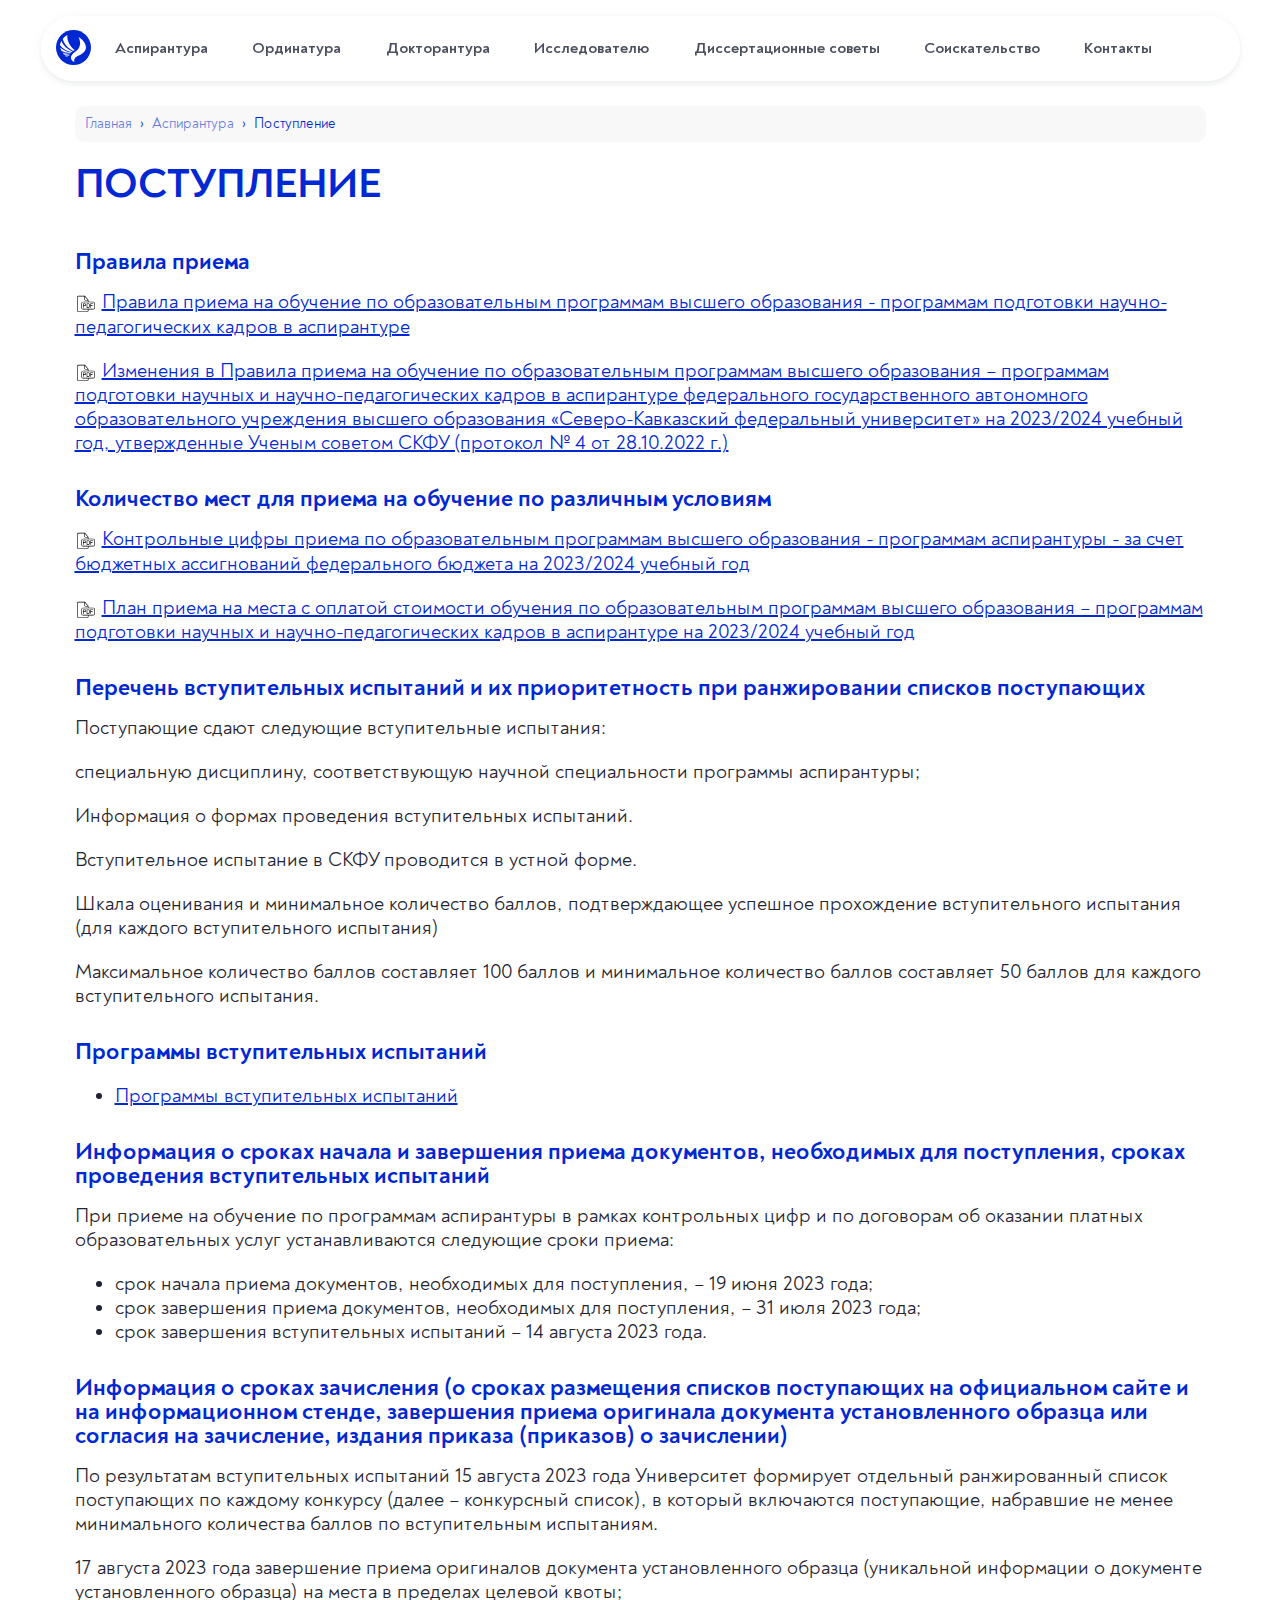
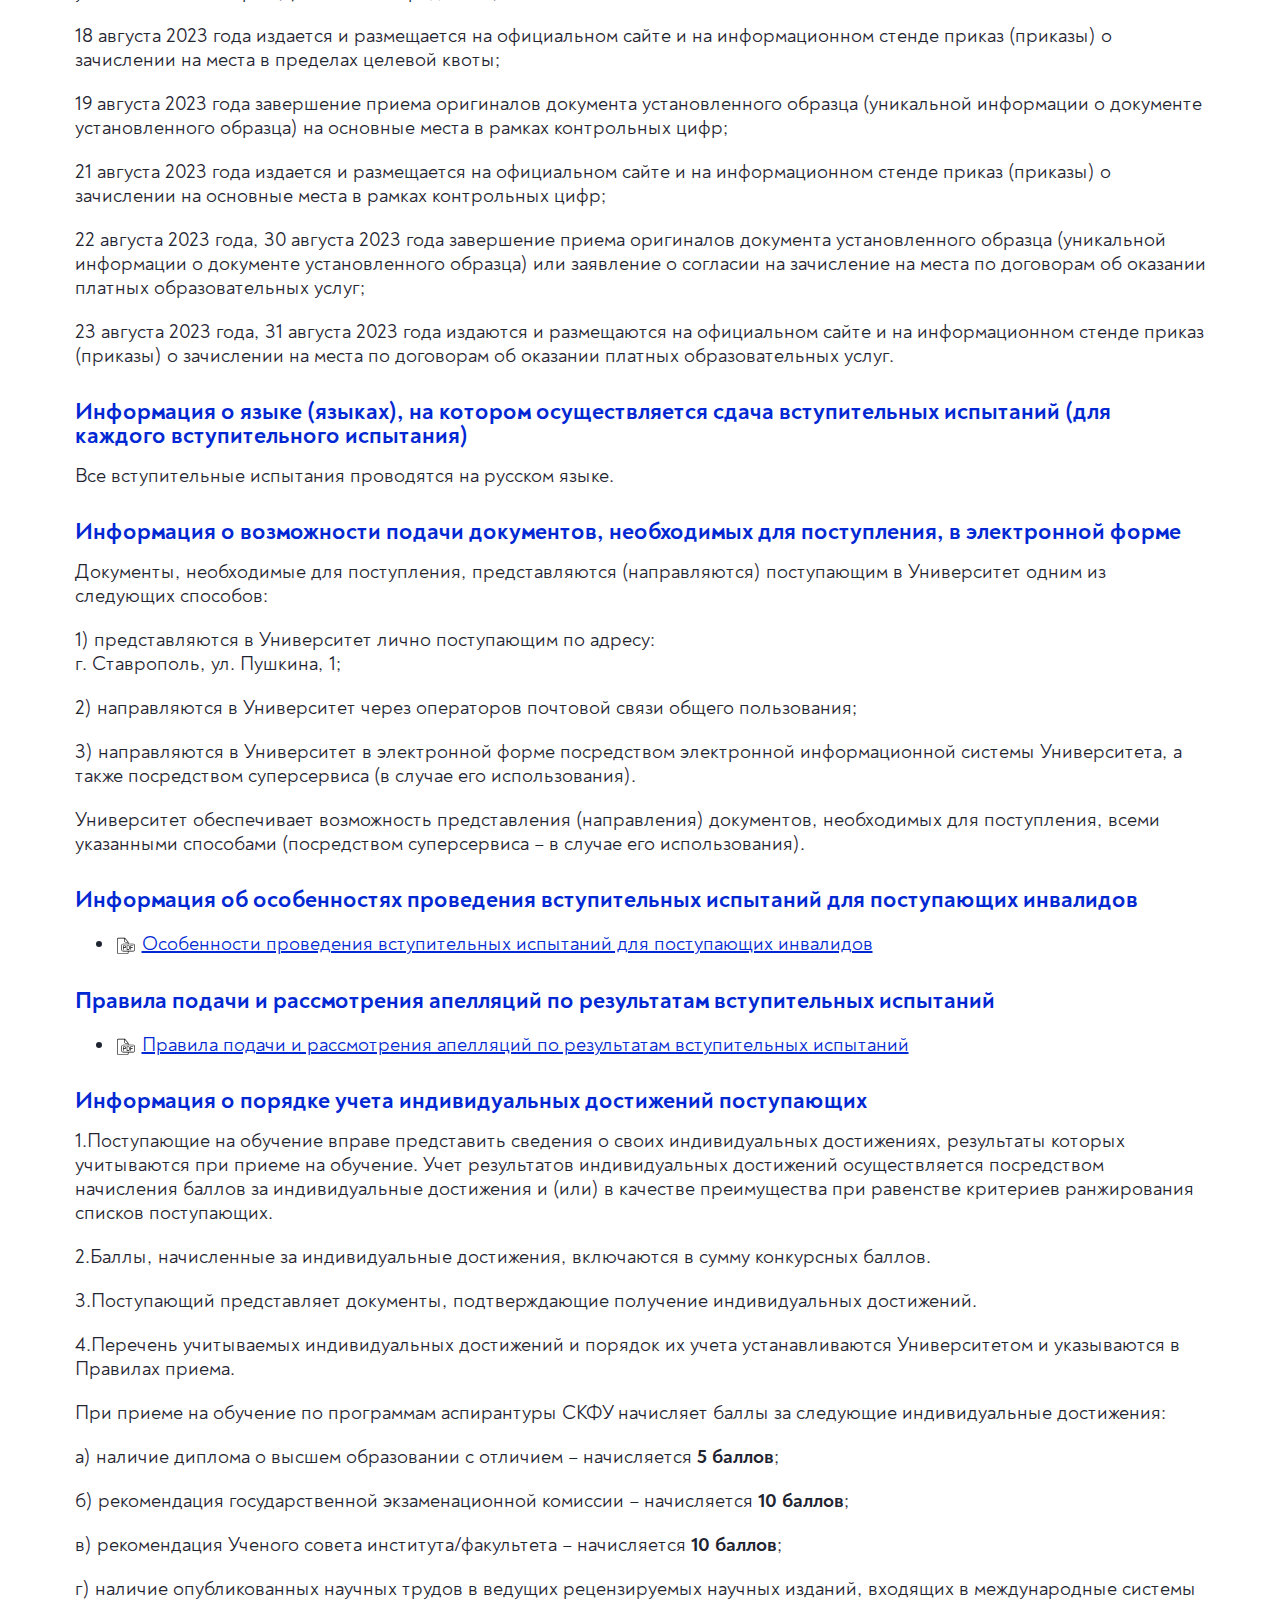
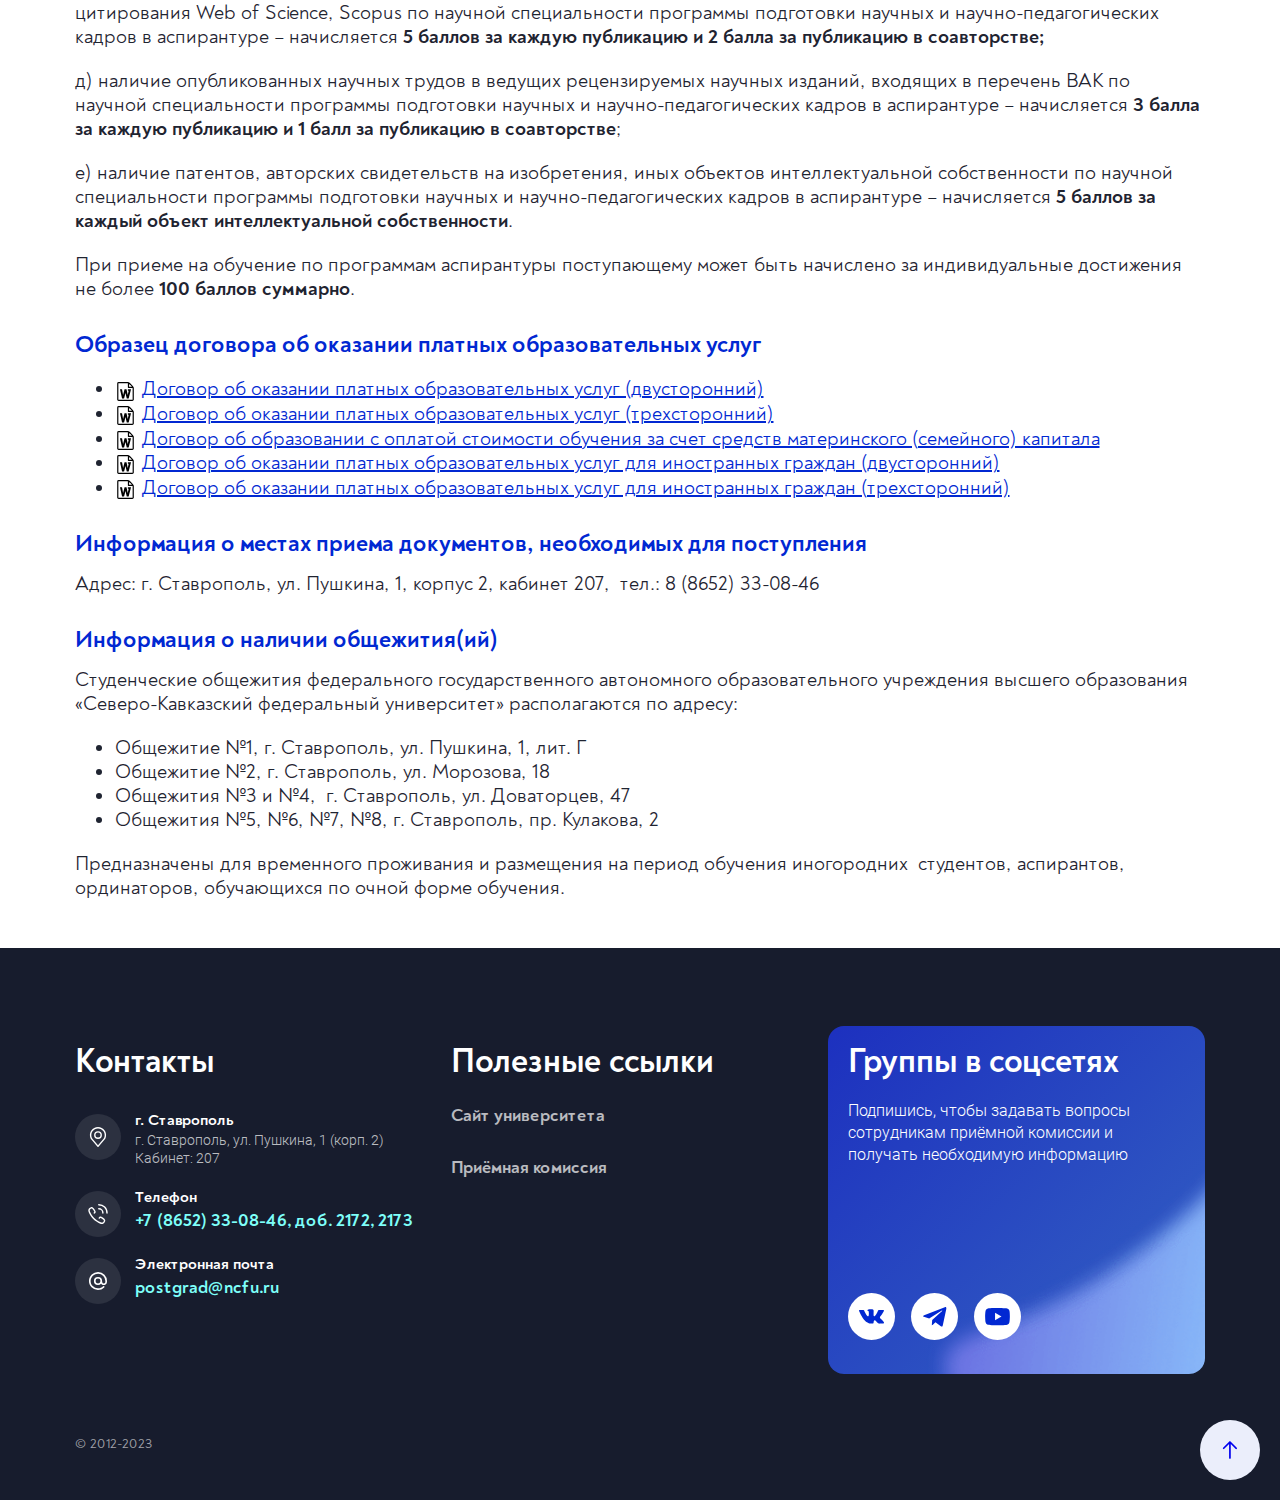
<file: asp-postuplenie.html>
<!doctype html>
<html lang="ru">

<head>
  <meta charset="utf-8">
  <meta name="viewport" content="width=device-width, initial-scale=1, shrink-to-fit=no">
  <link href="css/swiper.min.css" rel="stylesheet" type="text/css">
  <link href="css/main.css" rel="stylesheet" type="text/css">
  <script src="js/single/swiper.min.js"></script>
  <script src="js/single/wow.min.js"></script>
  <script src="js/bundle.js"></script>
  <title>Кадры высшей квалификации</title>
</head>

<body>

<div class="overlay"></div>

<header id="header" class="wow1 fadeIn1">
  <section class="navigation js-navigation">
    <div class="container">
      <div class="navigation__row js-navigation-mobile">
        <a class="logo navigation__logo js-logo-menu" href="/">
          <svg width="45" height="45">
            <use xlink:href="img/svg-sprite.svg#i-logo"></use>
          </svg>
        </a>

        <button class="hamburger js-hamburger-btn">
          <span class="hamburger__inner">
            <span></span>
            <span></span>
            <span></span>
          </span>
        </button>
      </div>

      <nav class="navigation__menu">

        <ul class="navigation__list">
          <li class="navigation__item">
            <a class="navigation__logo-link active js-logo-link" href="/">
              <svg class="icon icon_margin_none" width="35" height="35">
                <use xlink:href="img/svg-sprite.svg#i-logo-small"></use>
              </svg>
            </a>
          </li>

          <li class="navigation__item">
            <a class="navigation__link" href="asp.html">Аспирантура
              <svg class="navigation__icon" width="24" height="22">
                <use xlink:href="img/svg-sprite.svg#i-arrow"></use>
              </svg>
            </a>
          </li>

          <li class="navigation__item">
            <a class="navigation__link" href="ord.html">Ординатура
              <svg class="navigation__icon" width="24" height="22">
                <use xlink:href="img/svg-sprite.svg#i-arrow"></use>
              </svg>
            </a>
          </li>

          <li class="navigation__item only-desktop">
            <a class="navigation__link" href="doctor.html">Докторантура
              <svg class="navigation__icon" width="24" height="22">
                <use xlink:href="img/svg-sprite.svg#i-arrow"></use>
              </svg>
            </a>
          </li>

          <li class="navigation__item">
            <a class="navigation__link" href="research.html">Исследователю
              <svg class="navigation__icon" width="24" height="22">
                <use xlink:href="img/svg-sprite.svg#i-arrow"></use>
              </svg>
            </a>
          </li>

          <li class="navigation__item">
            <a class="navigation__link" href="dis.html">Диссертационные советы
              <svg class="navigation__icon" width="24" height="22">
                <use xlink:href="img/svg-sprite.svg#i-arrow"></use>
              </svg>
            </a>
          </li>

          <li class="navigation__item">
            <a class="navigation__link" href="soiskatelstvo.html">Cоискательство
              <svg class="navigation__icon" width="24" height="22">
                <use xlink:href="img/svg-sprite.svg#i-arrow"></use>
              </svg>
            </a>
          </li>

          <li class="navigation__item">
            <a class="navigation__link" href="contacts.html">Контакты
              <svg class="navigation__icon" width="24" height="22">
                <use xlink:href="img/svg-sprite.svg#i-arrow"></use>
              </svg>
            </a>
          </li>
        </ul>
      </nav>
    </div>

  </section>
</header>

<main class="main-inner">

  <section class="container">
    <ul class="breadcrumbs">
      <li class="breadcrumbs__item">
        <a class="breadcrumbs__link" href="index.html">Главная</a>
      </li>

      <li class="breadcrumbs__item">
        <a class="breadcrumbs__link" href="asp.html">Аспирантура</a>
      </li>

      <li class="breadcrumbs__item">
        Поступление
      </li>

    </ul>

    <h1 class="title">Поступление</h1>

    <div class="user-content">

      <h2 >Правила приема</h2>
      <p><a href="/.galleries/Priemka-2022/Pravila-priema-Aspirantrura-2023-2024.pdf" title="Правила приема Аспирантрура 2023-2024">Правила приема на обучение по образовательным программам высшего образования - программам подготовки научно-педагогических кадров в аспирантуре</a></p>
      <p><a href="/export/uploads/Dokumenty-Abiturienty/13.04.-Izmeneniya-v-Pravila-priema-Aspirantrura-.pdf" title="13.04. Изменения в Правила приема Аспирантрура ">Изменения в Правила приема&nbsp;на обучение по образовательным программам высшего&nbsp;образования – программам подготовки научных и научно-педагогических&nbsp;кадров в аспирантуре федерального государственного автономного образовательного учреждения высшего образования&nbsp;«Северо-Кавказский федеральный университет»&nbsp;на 2023/2024 учебный год,&nbsp;утвержденные&nbsp;Ученым советом СКФУ&nbsp;(протокол № 4 от 28.10.2022 г.)</a></p>

      <h2>Количество мест для приема на обучение по различным условиям&nbsp;</h2>
      <p><a href="/.galleries/Priemka-2022/KCP-po-nauchnym-special_nostyam-aspirantury-2023-2024.pdf" title="КЦП по научным специальностям аспирантуры 2023-2024">Контрольные цифры приема по образовательным программам высшего образования - программам аспирантуры - за счет бюджетных ассигнований федерального бюджета на 2023/2024 учебный год</a>&nbsp;</p>
      <p><a href="/.galleries/Priemka-2022/Platno-po-programmam-aspirantury-2023-2024.pdf" title="Платно по программам аспирантуры 2023-2024">План приема на места с оплатой стоимости обучения по образовательным программам высшего образования – программам подготовки научных и научно-педагогических кадров в аспирантуре на 2023/2024 учебный год</a></p>
      <p></p>

      <h2>Перечень вступительных испытаний и их приоритетность при ранжировании списков поступающих</h2>
      <p>Поступающие сдают следующие вступительные испытания:</p>
      <p>специальную дисциплину, соответствующую научной специальности программы аспирантуры;</p>
      <p>Информация о формах проведения вступительных испытаний.</p>
      <p>Вступительное испытание в СКФУ проводится в устной форме.</p>
      <p>Шкала оценивания и минимальное количество баллов, подтверждающее успешное прохождение вступительного испытания (для каждого вступительного испытания)</p>
      <p>Максимальное количество баллов составляет 100 баллов и минимальное количество баллов составляет 50 баллов для каждого вступительного испытания.</p>

      <h2>Программы вступительных&nbsp;испытаний</h2>
      <ul>
        <li><a href="/abitur/Priemnaya-kampaniya-2023/Aspirantura-2023/Programmy-vstupitel_nyh-ispytanii-aspirantura/">Программы вступительных&nbsp;испытаний</a></li>
      </ul>

      <h2>Информация о сроках начала и завершения приема документов, необходимых для поступления, сроках проведения вступительных испытаний</h2>
      <p>При приеме на обучение по программам аспирантуры в рамках контрольных цифр и по договорам об оказании платных образовательных услуг устанавливаются следующие сроки приема:</p>
      <ul>
        <li>срок начала приема документов, необходимых для поступления, –&nbsp;19&nbsp;июня 2023 года;</li>
        <li>срок завершения приема документов, необходимых для поступления, –&nbsp;31&nbsp;июля 2023 года;</li>
        <li>срок завершения вступительных испытаний –&nbsp;14 августа 2023 года.</li>
      </ul>

      <h2>Информация о сроках зачисления (о сроках размещения списков поступающих на официальном сайте и на информационном стенде, завершения приема оригинала документа установленного образца или согласия на зачисление, издания приказа (приказов) о зачислении)</h2>
      <p>По результатам вступительных испытаний&nbsp;15 августа 2023 года&nbsp;Университет формирует отдельный ранжированный список поступающих по каждому конкурсу (далее – конкурсный список), в который включаются поступающие, набравшие не менее минимального количества баллов по вступительным испытаниям.</p>
      <p>17 августа 2023 года&nbsp;завершение приема оригиналов документа установленного образца (уникальной информации о документе установленного образца) на места в пределах целевой квоты;</p>
      <p>18 августа 2023 года&nbsp;издается и размещается на официальном сайте и на информационном стенде приказ (приказы) о зачислении на места в пределах целевой квоты;</p>
      <p>19 августа 2023 года&nbsp;завершение приема оригиналов документа установленного образца (уникальной информации о документе установленного образца) на основные места в рамках контрольных цифр;</p>
      <p>21 августа 2023 года&nbsp;издается и размещается на официальном сайте и на информационном стенде приказ (приказы) о зачислении на основные места в рамках контрольных цифр;</p>
      <p>22 августа 2023 года,&nbsp;30 августа 2023 года&nbsp;завершение приема оригиналов документа установленного образца (уникальной информации о документе установленного образца) или заявление о согласии на зачисление на места по договорам об оказании платных образовательных услуг;</p>
      <p>23 августа 2023 года,&nbsp;31 августа 2023 года&nbsp;издаются и размещаются на официальном сайте и на информационном стенде приказ (приказы) о зачислении на места по договорам об оказании платных образовательных услуг.</p>

      <h2>Информация о языке (языках), на котором осуществляется сдача вступительных испытаний (для каждого вступительного испытания)</h2>
      <p>Все вступительные испытания проводятся на русском языке.</p>

      <h2>Информация о возможности подачи документов, необходимых для поступления, в электронной форме</h2>
      <p>Документы, необходимые для поступления, представляются (направляются) поступающим в Университет одним из следующих способов:</p>
      <p>1) представляются в Университет лично поступающим по адресу:&nbsp;<br>г. Ставрополь, ул. Пушкина, 1;</p>
      <p>2) направляются в Университет через операторов почтовой связи общего пользования;</p>
      <p>3) направляются в Университет в электронной форме посредством электронной информационной системы Университета, а также посредством суперсервиса (в случае его использования).</p>
      <p>Университет обеспечивает возможность представления (направления) документов, необходимых для поступления, всеми указанными способами (посредством суперсервиса – в случае его использования).</p>

      <h2>Информация об особенностях проведения вступительных испытаний для поступающих инвалидов</h2>
      <ul>
        <li><a href="/.galleries/Priemka-2022/Osobennosti-priema-invalidov.pdf" target="_blank" rel="noopener noreferrer" title="Особенности приема инвалидов">Особенности проведения вступительных испытаний для поступающих инвалидов</a></li>
      </ul>

      <h2>Правила подачи и рассмотрения апелляций по результатам вступительных испытаний</h2>
      <ul>
        <li><a href="/export/uploads/Dokumenty-Abiturienty/pravila_podachi_appel_vi-2021.pdf" target="_blank" rel="noopener noreferrer">Правила подачи и рассмотрения апелляций по результатам вступительных испытаний</a></li>
      </ul>

      <h2>Информация о порядке учета индивидуальных достижений поступающих</h2>
      <p>1.Поступающие на обучение вправе представить сведения о своих индивидуальных достижениях, результаты которых учитываются при приеме на обучение. Учет результатов индивидуальных достижений осуществляется посредством начисления баллов за индивидуальные достижения и (или) в качестве преимущества при равенстве критериев ранжирования списков поступающих.</p>
      <p>2.Баллы, начисленные за индивидуальные достижения, включаются в сумму конкурсных баллов.</p>
      <p>3.Поступающий представляет документы, подтверждающие получение индивидуальных достижений.</p>
      <p>4.Перечень учитываемых индивидуальных достижений и порядок их учета устанавливаются Университетом и указываются в Правилах приема.</p>
      <p>При приеме на обучение по программам аспирантуры СКФУ начисляет баллы за следующие индивидуальные достижения:</p>
      <p class="x_MsoNormalCxSpFirst">а) наличие диплома о высшем образовании с отличием – начисляется&nbsp;<strong>5 баллов</strong>;</p>
      <p class="x_MsoNormalCxSpMiddle">б)&nbsp;рекомендация государственной экзаменационной комиссии – начисляется&nbsp;<strong>10 баллов</strong>;</p>
      <p class="x_MsoNormalCxSpMiddle">в)&nbsp;рекомендация Ученого совета института/факультета – начисляется&nbsp;<strong>10 баллов</strong>;</p>
      <p class="x_MsoNormalCxSpMiddle">г)&nbsp;наличие&nbsp;опубликованных научных трудов в ведущих рецензируемых научных изданий, входящих в международные системы цитирования Web of Science, Scopus&nbsp;по научной специальности программы подготовки научных и научно-педагогических кадров в аспирантуре&nbsp;– начисляется&nbsp;<strong>5 баллов за каждую публикацию и 2 балла за публикацию в соавторстве;</strong></p>
      <p class="x_MsoNormalCxSpMiddle">д)&nbsp;наличие&nbsp;опубликованных научных трудов в ведущих рецензируемых научных изданий, входящих&nbsp;в перечень ВАК по научной специальности программы подготовки научных и научно-педагогических кадров в аспирантуре –&nbsp;начисляется&nbsp;<strong>3 балла за каждую публикацию и 1 балл за публикацию в соавторстве</strong>;</p>
      <p class="x_MsoNormalCxSpLast">е)&nbsp;наличие патентов, авторских свидетельств на изобретения, иных объектов интеллектуальной собственности&nbsp;по научной специальности программы подготовки научных и научно-педагогических кадров в аспирантуре –&nbsp;начисляется&nbsp;<strong>5&nbsp;баллов за каждый объект интеллектуальной собственности</strong>.</p>
      <p class="x_ConsPlusNormal">При приеме на обучение по программам аспирантуры поступающему может быть начислено за индивидуальные достижения не более&nbsp;<strong>100 баллов суммарно</strong>.</p>

      <h2 >Образец договора об оказании платных образовательных услуг</h2>
      <ul>
        <li><a href="/export/uploads/docs-university/Dokumenty-Stoimost_-obucheniya/pril-1-k-polozheniyu-ob-okazanii-platnyh-obrazovatelnyh-uslug.doc" target="_blank" rel="noopener noreferrer">Договор об оказании платных образовательных услуг (двусторонний)</a></li>
        <li><a href="/export/uploads/docs-university/Dokumenty-Stoimost_-obucheniya/pril-2-k-polozheniyu-ob-okazanii-platnyh-obrazovatelnyh-uslug.doc" target="_blank" rel="noopener noreferrer">Договор об оказании платных образовательных услуг (трехсторонний)</a></li>
        <li><a href="/export/uploads/docs-university/Dokumenty-Stoimost_-obucheniya/pril-3-k-polozheniyu-ob-okazanii-platnyh-obrazovatelnyh-uslug.doc" target="_blank" rel="noopener noreferrer">Договор об образовании с оплатой стоимости обучения за счет средств материнского (семейного) капитала</a></li>
        <li><a href="/export/uploads/docs-university/Dokumenty-Stoimost_-obucheniya/pril-4-k-polozheniyu-ob-okazanii-platnyh-obrazovatelnyh-uslug.doc" target="_blank" rel="noopener noreferrer">Договор об оказании платных образовательных услуг для иностранных граждан (двусторонний)</a></li>
        <li><a href="/export/uploads/docs-university/Dokumenty-Stoimost_-obucheniya/pril-5-k-polozheniyu-ob-okazanii-platnyh-obrazovatelnyh-uslug.doc" target="_blank" rel="noopener noreferrer">Договор об оказании платных образовательных услуг для иностранных граждан (трехсторонний)</a></li>
      </ul>

      <h2 >Информация о местах приема документов, необходимых для поступления</h2>
      <p>Адрес: г. Ставрополь, ул. Пушкина, 1, корпус 2, кабинет 207, &nbsp;тел.: 8 (8652) 33-08-46</p>

      <h2 >Информация о наличии общежития(ий)</h2>
      <p>Студенческие общежития федерального государственного автономного образовательного учреждения высшего образования «Северо-Кавказский федеральный университет» располагаются по адресу:</p>
      <ul>
        <li>Общежитие&nbsp;№1,&nbsp;г.&nbsp;Ставрополь,&nbsp;ул. Пушкина, 1, лит. Г&nbsp;</li>
        <li>Общежитие&nbsp;№2,&nbsp;г.&nbsp;Ставрополь,&nbsp;ул. Морозова, 18</li>
        <li>Общежития&nbsp;№3 и&nbsp;№4,&nbsp;&nbsp;г.&nbsp;Ставрополь,&nbsp;ул. Доваторцев, 47</li>
        <li>Общежития&nbsp;№5,&nbsp;№6,&nbsp;№7, №8,&nbsp;г.&nbsp;Ставрополь,&nbsp;пр. Кулакова, 2</li>
      </ul>
      <p>Предназначены для временного проживания и размещения на период обучения иногородних &nbsp;студентов, аспирантов, ординаторов, обучающихся по очной форме обучения.</p></div>

  </section>





</main>

<footer id="footer" class="footer ">

  <div class="container">

    <div class="footer__inner">
      <div class="footer__col footer__col_1">
        <div class="accordion-adv">
          <button class="accordion-adv__button" type="button">Контакты</button>
          <div class="accordion-adv__panel">

            <div class="text-with-icon">
              <span class="text-with-icon__icon">
                <svg class="icon icon_margin_none" width="20" height="20"><use
                        xlink:href="img/svg-sprite.svg#i-place"></use></svg>
              </span>
              <p class="text-with-icon__title">г. Ставрополь</p>
              <p class="text-with-icon__subtitle">г. Ставрополь, ул. Пушкина, 1 (корп. 2)<br>
                Кабинет: 207</p>
            </div>


            <div class="text-with-icon">
              <span class="text-with-icon__icon">
                <svg class="icon icon_margin_none" width="20" height="20"><use xlink:href="img/svg-sprite.svg#i-phone-call"></use></svg>
              </span>
              <p class="text-with-icon__title">Телефон</p>
              <p class="text-with-icon__subtitle"><a class="text-with-icon__link" href="tel:+78652956826">+7 (8652) 33-08-46, доб. 2172, 2173</a></p>

            </div>

            <div class="text-with-icon">
              <span class="text-with-icon__icon">
                <svg class="icon icon_margin_none" width="20" height="20"><use xlink:href="img/svg-sprite.svg#i-mail"></use></svg>
              </span>
              <p class="text-with-icon__title">Электронная почта</p>
              <p class="text-with-icon__subtitle"><a class="text-with-icon__link" href="mailto:postgrad@ncfu.ru">postgrad@ncfu.ru</a></p>
            </div>

          </div>
        </div>
      </div>

      <div class="footer__col footer__col_2">

        <div class="accordion-adv">
          <button class="accordion-adv__button accordion-adv__button_status_opened accordion-adv__button_no-border"
                  type="button">Полезные ссылки
          </button>
          <div class="accordion-adv__panel accordion-adv__panel_status_opened">

            <ul class="links-container">
              <li class="links-container__item">
                <a class="links-container__link" href="https://ncfu.ru">
                  <svg class="icon" width="24" height="24">
                    <use xlink:href="img/svg-sprite.svg#i-link"></use>
                  </svg>
                  Сайт университета</a>
              </li>
              <li class="links-container__item">
                <a class="links-container__link"
                   href="https://www.ncfu.ru/for-employee/departments/priemnaya-komissiya/">
                  <svg class="icon" width="24" height="24">
                    <use xlink:href="img/svg-sprite.svg#i-link"></use>
                  </svg>
                  Приёмная комиссия</a>
              </li>
            </ul>

          </div>
        </div>

      </div>

      <div class="footer__col footer__col_3">

        <div class="accordion-adv accordion-adv_bg">
          <button class="accordion-adv__button accordion-adv__button_no-border accordion-adv__button_no-margin"
                  type="button">Группы в соцсетях
          </button>
          <div class="accordion-adv__panel">
            <div class="social">
              <p class="social__text">Подпишись, чтобы задавать вопросы сотрудникам приёмной комиссии и получать
                необходимую информацию</p>
              <div class="social__buttons-container">
                <a class="social__link" href="https://vk.com/selcomncfu">
                  <svg class="icon icon_margin_none" width="25" height="25">
                    <use xlink:href="img/svg-sprite.svg#i-vk"></use>
                  </svg>
                </a>
                <a class="social__link" href="https://t.me/ncfulife">
                  <svg class="icon icon_margin_none" width="25" height="25">
                    <use xlink:href="img/svg-sprite.svg#i-tg"></use>
                  </svg>
                </a>
                <a class="social__link" href="http://www.youtube.com/channel/UCPW57m5f6gQGBgO7a9Gpt1w">
                  <svg class="icon icon_margin_none" width="25" height="25">
                    <use xlink:href="img/svg-sprite.svg#i-youtube"></use>
                  </svg>
                </a>
              </div>
            </div>

          </div>
        </div>
      </div>
    </div>

    <div class="footer__bottom">
      <p class="footer__bottom-col">© 2012-2023</p>
    </div>

  </div>

  <a class="button-arrow button-arrow_direction_up footer__fab" href="#header">
    <svg class="icon icon_margin_none" width="20" height="20">
      <use xlink:href="img/svg-sprite.svg#i-arrow-1"></use>
    </svg>
  </a>

</footer>


</body>
</html>
</file>
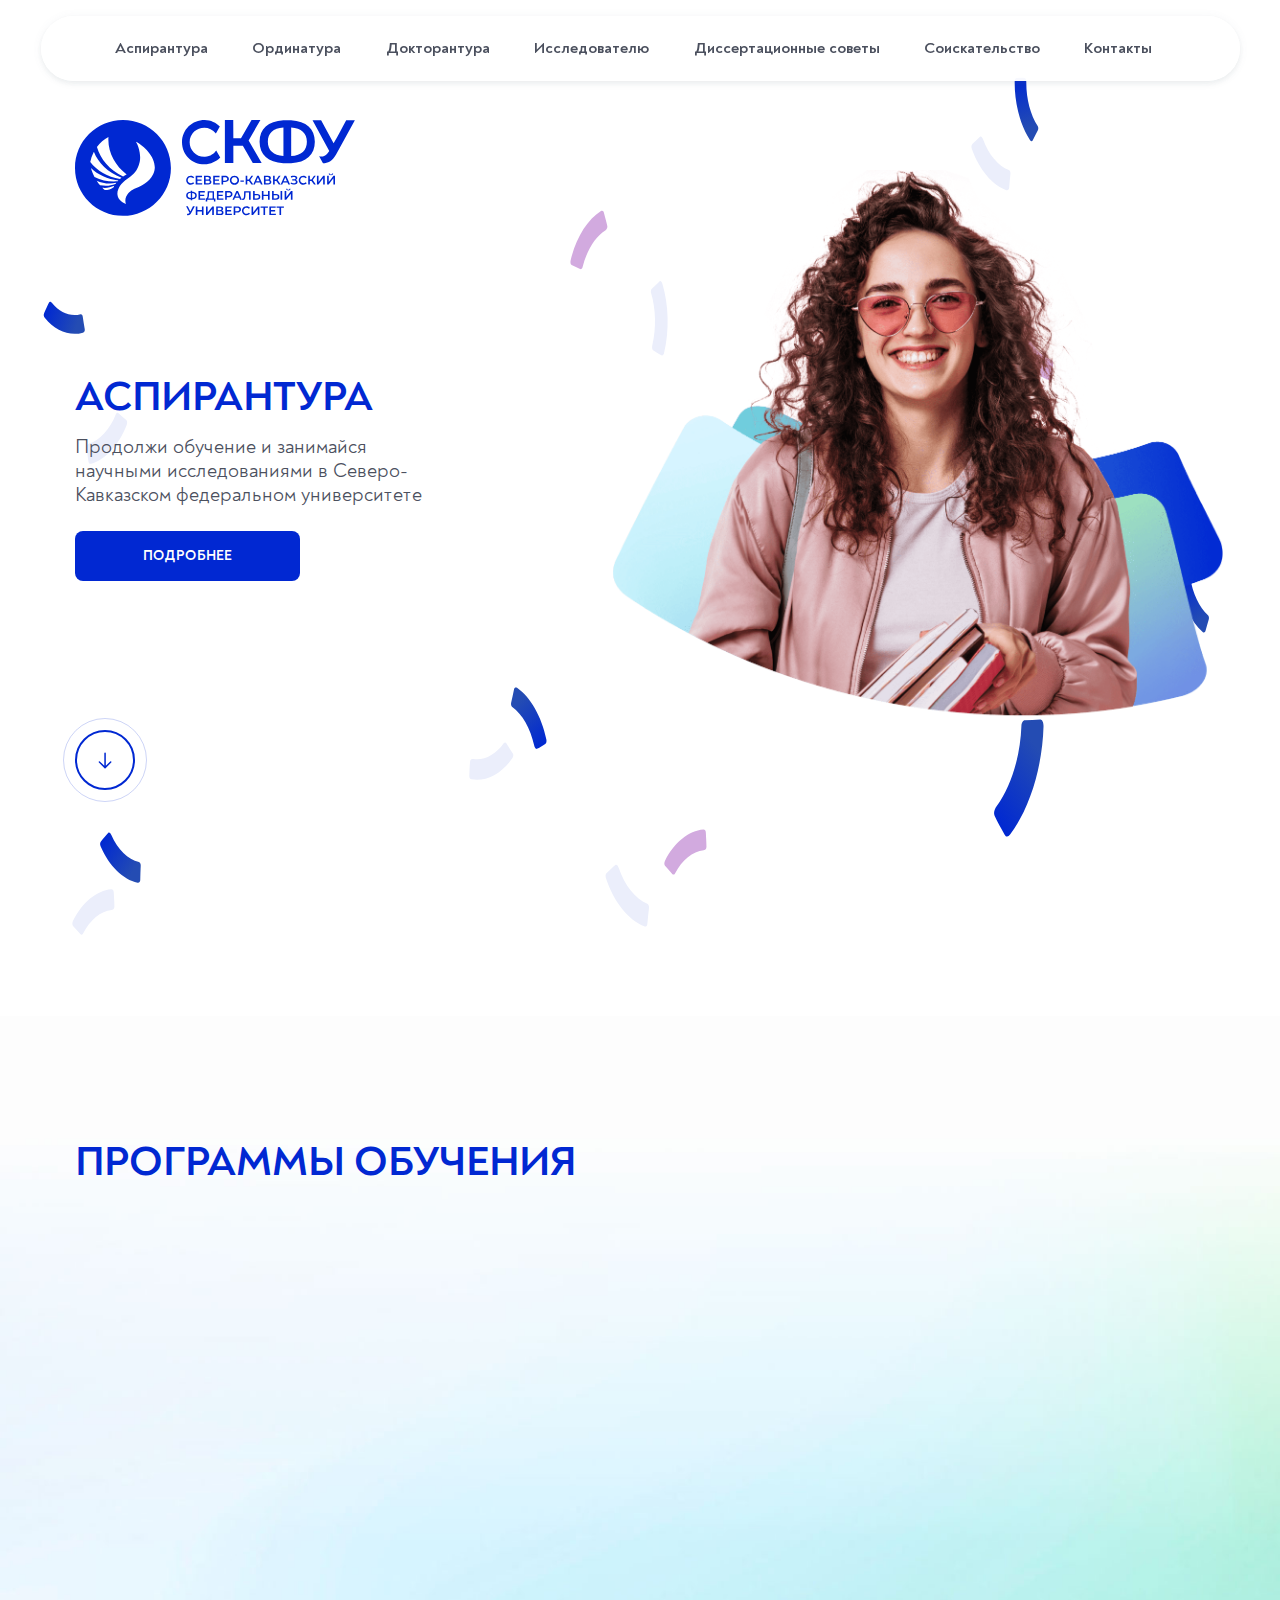
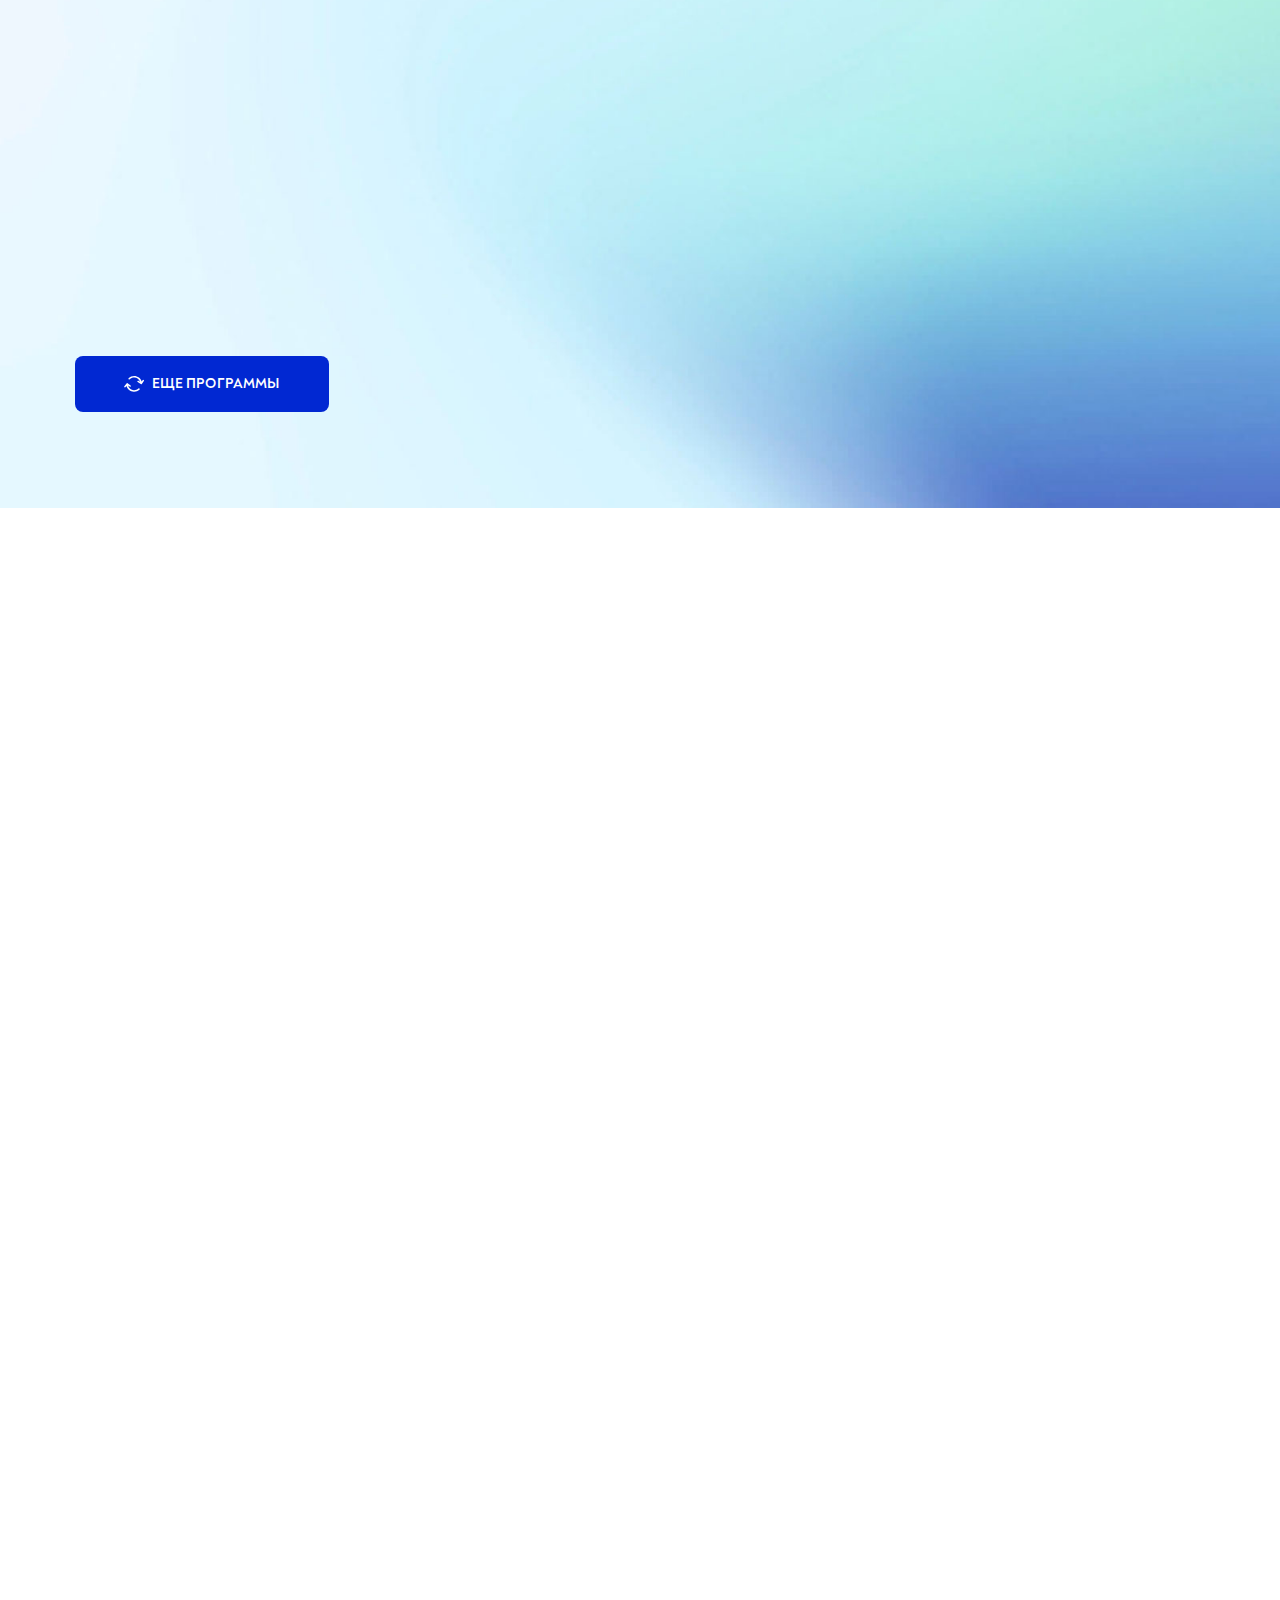
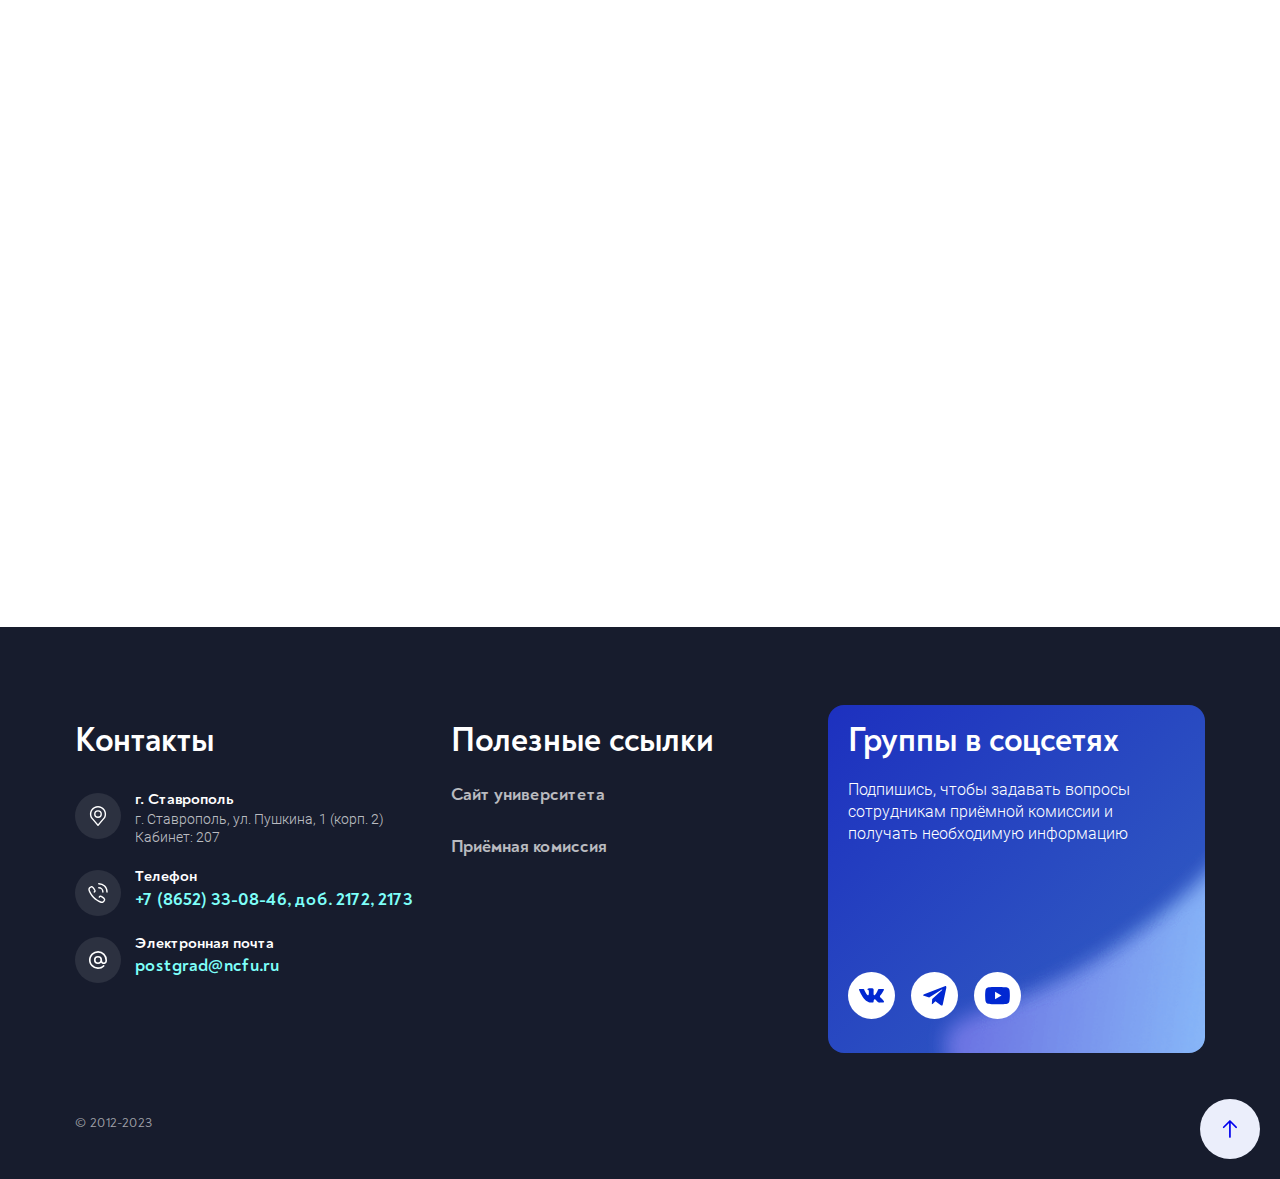
<file: asp.html>
<!doctype html>
<html lang="ru">

<head>
  <meta charset="utf-8">
  <meta name="viewport" content="width=device-width, initial-scale=1, shrink-to-fit=no">
  <link href="css/swiper.min.css" rel="stylesheet" type="text/css">
  <link href="css/main.css" rel="stylesheet" type="text/css">
  <script src="js/single/swiper.min.js"></script>
  <script src="js/single/wow.min.js"></script>
  <script src="js/bundle.js"></script>
  <title>Кадры высшей квалификации</title>
</head>

<body>

<div class="overlay"></div>

<header id="header" class="wow fadeIn">
  <section class="navigation js-navigation">
    <div class="container">
      <div class="navigation__row js-navigation-mobile">
        <a class="logo navigation__logo js-logo-menu" href="/">
          <svg width="45" height="45">
            <use xlink:href="img/svg-sprite.svg#i-logo"></use>
          </svg>
        </a>

        <button class="hamburger js-hamburger-btn">
          <span class="hamburger__inner">
            <span></span>
            <span></span>
            <span></span>
          </span>
        </button>
      </div>

      <nav class="navigation__menu">

        <ul class="navigation__list">
          <li class="navigation__item">
            <a class="navigation__logo-link active js-logo-link" href="/">
              <svg class="icon icon_margin_none" width="35" height="35">
                <use xlink:href="img/svg-sprite.svg#i-logo-small"></use>
              </svg>
            </a>
          </li>

          <li class="navigation__item">
            <a class="navigation__link" href="asp.html">Аспирантура
              <svg class="navigation__icon" width="24" height="22">
                <use xlink:href="img/svg-sprite.svg#i-arrow"></use>
              </svg>
            </a>
          </li>

          <li class="navigation__item">
            <a class="navigation__link" href="ord.html">Ординатура
              <svg class="navigation__icon" width="24" height="22">
                <use xlink:href="img/svg-sprite.svg#i-arrow"></use>
              </svg>
            </a>
          </li>

          <li class="navigation__item only-desktop">
            <a class="navigation__link" href="doctor.html">Докторантура
              <svg class="navigation__icon" width="24" height="22">
                <use xlink:href="img/svg-sprite.svg#i-arrow"></use>
              </svg>
            </a>
          </li>

          <li class="navigation__item">
            <a class="navigation__link" href="research.html">Исследователю
              <svg class="navigation__icon" width="24" height="22">
                <use xlink:href="img/svg-sprite.svg#i-arrow"></use>
              </svg>
            </a>
          </li>

          <li class="navigation__item">
            <a class="navigation__link" href="dis.html">Диссертационные советы
              <svg class="navigation__icon" width="24" height="22">
                <use xlink:href="img/svg-sprite.svg#i-arrow"></use>
              </svg>
            </a>
          </li>

          <li class="navigation__item">
            <a class="navigation__link" href="soiskatelstvo.html">Cоискательство
              <svg class="navigation__icon" width="24" height="22">
                <use xlink:href="img/svg-sprite.svg#i-arrow"></use>
              </svg>
            </a>
          </li>

          <li class="navigation__item">
            <a class="navigation__link" href="contacts.html">Контакты
              <svg class="navigation__icon" width="24" height="22">
                <use xlink:href="img/svg-sprite.svg#i-arrow"></use>
              </svg>
            </a>
          </li>
        </ul>
      </nav>
    </div>

  </section>

  <section class="hero js-hero">
    <img class="hero__parallax js-parallax" data-speed="-2" src="img/hero-main-parallax.svg"
         alt="СКФУ: БУДУЩЕЕ НАЧИНАЕТСЯ ЗДЕСЬ">
    <div class="container">
      <img class="hero__img-mobile" src="img/hero-asp-bg-desktop.png" alt="Улыбающаяся девушка с книгами"
           title="СКФУ: БУДУЩЕЕ НАЧИНАЕТСЯ ЗДЕСЬ">
      <div class="hero__row">
        <div class="hero__info-container">
          <div class="hero__logo-container">
            <a class="logo" href="/">
              <img class="logo__img" src="img/logo-ncfu-round-blue.svg" width="280" alt="Логотип СКФУ" title="Северо-Кавказский федеральный университет">
            </a>
          </div>

          <div class="hero__cta-container">
            <h1 class="hero__title">Аспирантура</h1>
            <p class="hero__text">Продолжи обучение и занимайся научными исследованиями в Северо-Кавказском федеральном университете</p>
            <a class="button button--lg hero__button-cta" href="#detail">Подробнее</a>
          </div>

          <div class="hero__button-container">
            <a class="button-next" href="#detail">
              <svg width="18" height="25">
                <use xlink:href="img/svg-sprite.svg#i-arrow-1"></use>
              </svg>
            </a>
          </div>

        </div>
        <div class="hero__image-container js-parallax" data-speed="0.8">
          <img class="hero__image image" src="img/hero-asp-bg-desktop.png" alt="Улыбающаяся девушка"
               title="Курсы СКФУ">
        </div>

      </div>



    </div>

  </section>

</header>

<main>

  <div class="programs">
    <section class="container anchor mb-4" id="detail">

      <aside class="aside js-aside-content">

      <button class="aside__close js-close-aside-btn-content">
        <svg class="icon icon_margin_none" width="20" height="20"><use xlink:href="img/svg-sprite.svg#i-cross"></use></svg>
      </button>

      <div class="content">
        <div class="js-aside-detail-content"></div>
        <div class="content__footer">
          <button class="button content__btn js-show-modal-form">Записаться на консультацию</button>
          <div class="share">
            <p class="share__text">Поделиться</p>
            <a href="https://vk.com/share.php?url=https://school.ncfu.ru" class="share__link js-share-link"><svg class="icon icon_margin_none" width="26" height="26"><use xlink:href="img/svg-sprite.svg#i-vk"></use></svg></a>
          </div>
        </div>
      </div>

    </aside>

      <div class="overlay js-overlay-form"></div>
      <aside class="aside aside_form js-aside-form">

      <button class="aside__close js-close-aside-btn-form">
        <svg class="icon icon_margin_none" width="20" height="20"><use xlink:href="img/svg-sprite.svg#i-cross"></use></svg>
      </button>

      <div class="form aside__feedback-form js-feedback-form">
        <h2 class="form__title">Записаться <br>на консультацию</h2>
        <form>
          <input class="form__input js-input" autocomplete="off" id="fio" type="text" placeholder="Как вас зовут?" required>
          <label class="form__caption" for="fio">Как вас зовут?</label>
          <span class="form__error">Поле заполнено неверно</span>

          <input class="form__input js-input" autocomplete="off" id="tel" type="tel" placeholder="Номер телефона" required>
          <label class="form__caption" for="tel">Номер телефона</label>
          <span class="form__error">Поле заполнено неверно</span>

          <input class="form__input js-input" autocomplete="off" id="email" type="email" placeholder="Электронная почта" required>
          <label class="form__caption" for="email">Электронная почта</label>
          <span class="form__error">Поле заполнено неверно</span>

          <button class="button button_w-100 button_type_submit form__btn js-submit-btn" disabled>Отправить</button>
        </form>
      </div>

    </aside>

      <h2 class="title">Программы обучения</h2>

      <div class="cards-container wow fadeIn mb-2" data-wow-offset="200">

      <a class="card card_link card_height_sm js-detail-btn-content" data-content="1" href="#">
        <p class="card__title card__title_size_md">Вычислительная математика</p>
        <img class="card__image" src="img/icons/school1.svg" width="92" height="92" alt="Иконка">
      </a>
      <div class="content content_hidden">
        <div class="js-content-detail" data-content="1">
          <div class="content__block content__block_column">
            <p class="content__header">ГУМАНИТАРНЫЙ ИНСТИТУТ</p>
            <h2 class="content__title">Наименование программы</h2>
          </div>

          <div class="content__block">
            <div class="content__title-container">
              <p class="content__subtitle">Общая информация</p>
            </div>

            <div class="content__text-container">
              <div class="content__text">
                <p>Наименование программы – это интересные занятия в удобное время, участие во всероссийских творческих конкурсах, увлекательные фотоэкскурсии и мастер-классы.</p>
              </div>
            </div>
          </div>

          <div class="content__block">
            <div class="content__title-container">
              <p class="content__subtitle">Программа </p>
            </div>

            <div class="content__text-container">
              <div class="content__text">
                <p>узнаете об истории рекламы и ее современных технологиях, об особенностях профессий рекламиста и PR-специалиста
                  попробуете готовить рекламные материалы для радио и телевидения, журналов и интернет-ресурсов; составлять контент-планы для социальных сетей; создавать собственные рекламные кампании
                  научитесь азам рекламного дизайна, основам рекламной фотографии, интернет-продвижения</p>
              </div>
            </div>
          </div>

          <div class="content__block">
            <div class="content__title-container">
              <p class="content__subtitle">Руководитель</p>
            </div>

            <div class="content__text-container">
              <div class="person-card js-prog-person-card">
                <img class="person-card__photo js-prog-person-card-photo" src="img/alihanov.jpg" width="72" height="72" alt="Суворов Юрий Анатольевич" title="Суворов Юрий Анатольевич">
                <p class="person-card__name js-prog-person-name">Алиханов Анатолий Алиевич</p>
                <p class="person-card__text js-prog-person-desc">
                  Проректор по научной и исследовательской работе Северо-Кавказского федерального университета<br></p>
              </div>

              <div class="content__text">
                <p>Опубликовал более 90 научных трудов (32 из базы Web of Science), из них 1 коллективная монография и 4 авторских свидетельства о государственной регистрации программ для ЭВМ. Индекс научного цитирования по Web of Science – 892.</p>
                <p>Работал в качестве приглашенного члена диссертационного совета Southeast University, Department of Mathematics, Nanjing, China, по защите диссертации (PhD) Hong Sun на тему: «High order finite difference methods for fractional partial differential equations based on the polynomial interpolation» 10 ноября 2016 г., научный руководитель: Professor Zhi-zhong Sun.</p>
                <p>Был приглашен в 2016 году для доклада полученных научных результатов и проведения совместных научных исследований в области численных методов решения дифференциальных уравнений дробного порядка в Нанкинский и Шанхайский университеты Китая.</p>
                <p>Является членом редколлегии журнала Fractional Calculus and Applied Analysis, а также является рецензентом более 30 авторитетных научных журналов по вычислительной математике (из Q1 и Q2 по Web of Science).</p>
                <p>Сфера научных интересов:</p>
                <p>Численные методы и научные вычисления.</p>
                <p>Профили автора в базах:</p>
                <p>Web of Science: <u><a href="https://publons.com/researcher/2377677/anatoly-alikhanov/">https://publons.com/researcher/2377677/anatoly-alikhanov/</a></u></p>
                <p>Scopus: <u><a href="https://www.scopus.com/author/submit/profile.uri?authorId=25031002000">https://www.scopus.com/author/submit/profile.uri?authorId=25031002000</a></u></p>
                <p>РИНЦ: <u><a href="https://www.elibrary.ru/author_profile.asp?id=528929">https://www.elibrary.ru/author_profile.asp?id=528929</a></u></p>
              </div>
            </div>
          </div>

          <div class="content__block">
            <div class="content__title-container">
              <p class="content__subtitle">Условия поступления</p>
            </div>

            <div class="content__text-container">
              <div class="content__text">
                <p>обучение платное, количество мест в группе ограничено. </p>
              </div>
            </div>
          </div>

          <div class="content__block">
            <div class="content__title-container">
              <p class="content__subtitle">Срок обучения</p>
            </div>

            <div class="content__text-container">
              <div class="content__text">
                <p>Ноябрь 2022 г. – апрель 2023 г.
                  Занятия проводятся 1 раз в неделю, по субботам. По итогам обучения слушатели получают сертификат государственного образца.</p>
              </div>
            </div>
          </div>

          <div class="content__block">
            <div class="content__title-container">
              <p class="content__subtitle">Контакты</p>
            </div>

            <div class="content__text-container">
              <div class="content__text">
                <p><b>Адрес</b><br>
                  г. Ставрополь, ул. Пушкина 1, корпус 20, ауд. 303
                </p>
                <p><b>Руководитель школы</b><br>
                  Ирина Васильевна Берёза<br>
                  <a href="89188646713"><b>8-918-864-67-13</b></a><br>
                </p>
                <p><b>Телефон для справок</b><br>
                  <a href="+78652330226"><b>+7 (8652) 33 02 26</b></a><br>
                </p>
              </div>
            </div>
          </div>

        </div>
      </div>

      <a class="card card_link card_height_sm js-detail-btn-content" data-content="2" href="#">
        <p class="card__title card__title_size_md">Искусственный интеллект и машинное обучение</p>
        <img class="card__image" src="img/icons/school2.svg" width="92" height="92" alt="Иконка">
      </a>
      <div class="content content_hidden">
        <div class="js-content-detail" data-content="2">
          <div class="content__block content__block_column">
            <p class="content__header">ГУМАНИТАРНЫЙ ИНСТИТУТ</p>
            <h2 class="content__title">Наименование программы2</h2>
          </div>

          <div class="content__block">
            <div class="content__title-container">
              <p class="content__subtitle">Общая информация</p>
            </div>

            <div class="content__text-container">
              <div class="content__text">
                <p>Наименование программы – это интересные занятия в удобное время, участие во всероссийских творческих конкурсах, увлекательные фотоэкскурсии и мастер-классы.</p>
              </div>
            </div>
          </div>

          <div class="content__block">
            <div class="content__title-container">
              <p class="content__subtitle">Программа </p>
            </div>

            <div class="content__text-container">
              <div class="content__text">
                <p>узнаете об истории рекламы и ее современных технологиях, об особенностях профессий рекламиста и PR-специалиста
                  попробуете готовить рекламные материалы для радио и телевидения, журналов и интернет-ресурсов; составлять контент-планы для социальных сетей; создавать собственные рекламные кампании
                  научитесь азам рекламного дизайна, основам рекламной фотографии, интернет-продвижения</p>
              </div>
            </div>
          </div>

          <div class="content__block">
            <div class="content__title-container">
              <p class="content__subtitle">Условия поступления</p>
            </div>

            <div class="content__text-container">
              <div class="content__text">
                <p>обучение платное, количество мест в группе ограничено. </p>
              </div>
            </div>
          </div>

          <div class="content__block">
            <div class="content__title-container">
              <p class="content__subtitle">Срок обучения</p>
            </div>

            <div class="content__text-container">
              <div class="content__text">
                <p>Ноябрь 2022 г. – апрель 2023 г.
                  Занятия проводятся 1 раз в неделю, по субботам. По итогам обучения слушатели получают сертификат государственного образца.</p>
              </div>
            </div>
          </div>

          <div class="content__block">
            <div class="content__title-container">
              <p class="content__subtitle">Контакты</p>
            </div>

            <div class="content__text-container">
              <div class="content__text">
                <p><b>Адрес</b><br>
                  г. Ставрополь, ул. Пушкина 1, корпус 20, ауд. 303
                </p>
                <p><b>Руководитель школы</b><br>
                  Ирина Васильевна Берёза<br>
                  <a href="89188646713"><b>8-918-864-67-13</b></a><br>
                </p>
                <p><b>Телефон для справок</b><br>
                  <a href="+78652330226"><b>+7 (8652) 33 02 26</b></a><br>
                </p>
              </div>
            </div>
          </div>

        </div>
      </div>

      <a class="card card_link card_height_sm js-detail-btn-content" data-content="3" href="#">
        <p class="card__title card__title_size_md">Математическое моделирование, численные методы и комплексы программ</p>
        <img class="card__image" src="img/icons/school3.svg" width="92" height="92" alt="Иконка">
      </a>
      <div class="content content_hidden">
        <div class="js-content-detail" data-content="3">
          <div class="content__block content__block_column">
            <p class="content__header">ГУМАНИТАРНЫЙ ИНСТИТУТ</p>
            <h2 class="content__title">Наименование программы3</h2>
          </div>

          <div class="content__block">
            <div class="content__title-container">
              <p class="content__subtitle">Общая информация</p>
            </div>

            <div class="content__text-container">
              <div class="content__text">
                <p>Наименование программы – это интересные занятия в удобное время, участие во всероссийских творческих конкурсах, увлекательные фотоэкскурсии и мастер-классы.</p>
              </div>
            </div>
          </div>

          <div class="content__block">
            <div class="content__title-container">
              <p class="content__subtitle">Программа </p>
            </div>

            <div class="content__text-container">
              <div class="content__text">
                <p>узнаете об истории рекламы и ее современных технологиях, об особенностях профессий рекламиста и PR-специалиста
                  попробуете готовить рекламные материалы для радио и телевидения, журналов и интернет-ресурсов; составлять контент-планы для социальных сетей; создавать собственные рекламные кампании
                  научитесь азам рекламного дизайна, основам рекламной фотографии, интернет-продвижения</p>
              </div>
            </div>
          </div>

          <div class="content__block">
            <div class="content__title-container">
              <p class="content__subtitle">Условия поступления</p>
            </div>

            <div class="content__text-container">
              <div class="content__text">
                <p>обучение платное, количество мест в группе ограничено. </p>
              </div>
            </div>
          </div>

          <div class="content__block">
            <div class="content__title-container">
              <p class="content__subtitle">Срок обучения</p>
            </div>

            <div class="content__text-container">
              <div class="content__text">
                <p>Ноябрь 2022 г. – апрель 2023 г.
                  Занятия проводятся 1 раз в неделю, по субботам. По итогам обучения слушатели получают сертификат государственного образца.</p>
              </div>
            </div>
          </div>

          <div class="content__block">
            <div class="content__title-container">
              <p class="content__subtitle">Контакты</p>
            </div>

            <div class="content__text-container">
              <div class="content__text">
                <p><b>Адрес</b><br>
                  г. Ставрополь, ул. Пушкина 1, корпус 20, ауд. 303
                </p>
                <p><b>Руководитель школы</b><br>
                  Ирина Васильевна Берёза<br>
                  <a href="89188646713"><b>8-918-864-67-13</b></a><br>
                </p>
                <p><b>Телефон для справок</b><br>
                  <a href="+78652330226"><b>+7 (8652) 33 02 26</b></a><br>
                </p>
              </div>
            </div>
          </div>

        </div>
      </div>

      <a class="card card_link card_height_sm js-detail-btn-content" data-content="3" href="#">
        <p class="card__title card__title_size_md">Кибербезопасность</p>
        <img class="card__image" src="img/icons/school4.svg" width="92" height="92" alt="Иконка">
      </a>
      <div class="content content_hidden">
        <div class="js-content-detail" data-content="3">
          <div class="content__block content__block_column">
            <p class="content__header">ГУМАНИТАРНЫЙ ИНСТИТУТ</p>
            <h2 class="content__title">Наименование программы3</h2>
          </div>

          <div class="content__block">
            <div class="content__title-container">
              <p class="content__subtitle">Общая информация</p>
            </div>

            <div class="content__text-container">
              <div class="content__text">
                <p>Наименование программы – это интересные занятия в удобное время, участие во всероссийских творческих конкурсах, увлекательные фотоэкскурсии и мастер-классы.</p>
              </div>
            </div>
          </div>

          <div class="content__block">
            <div class="content__title-container">
              <p class="content__subtitle">Программа </p>
            </div>

            <div class="content__text-container">
              <div class="content__text">
                <p>узнаете об истории рекламы и ее современных технологиях, об особенностях профессий рекламиста и PR-специалиста
                  попробуете готовить рекламные материалы для радио и телевидения, журналов и интернет-ресурсов; составлять контент-планы для социальных сетей; создавать собственные рекламные кампании
                  научитесь азам рекламного дизайна, основам рекламной фотографии, интернет-продвижения</p>
              </div>
            </div>
          </div>

          <div class="content__block">
            <div class="content__title-container">
              <p class="content__subtitle">Условия поступления</p>
            </div>

            <div class="content__text-container">
              <div class="content__text">
                <p>обучение платное, количество мест в группе ограничено. </p>
              </div>
            </div>
          </div>

          <div class="content__block">
            <div class="content__title-container">
              <p class="content__subtitle">Срок обучения</p>
            </div>

            <div class="content__text-container">
              <div class="content__text">
                <p>Ноябрь 2022 г. – апрель 2023 г.
                  Занятия проводятся 1 раз в неделю, по субботам. По итогам обучения слушатели получают сертификат государственного образца.</p>
              </div>
            </div>
          </div>

          <div class="content__block">
            <div class="content__title-container">
              <p class="content__subtitle">Контакты</p>
            </div>

            <div class="content__text-container">
              <div class="content__text">
                <p><b>Адрес</b><br>
                  г. Ставрополь, ул. Пушкина 1, корпус 20, ауд. 303
                </p>
                <p><b>Руководитель школы</b><br>
                  Ирина Васильевна Берёза<br>
                  <a href="89188646713"><b>8-918-864-67-13</b></a><br>
                </p>
                <p><b>Телефон для справок</b><br>
                  <a href="+78652330226"><b>+7 (8652) 33 02 26</b></a><br>
                </p>
              </div>
            </div>
          </div>

        </div>
      </div>

      <a class="card card_link card_height_sm js-detail-btn-content" data-content="3" href="#">
        <p class="card__title card__title_size_md">Приборы и методы экспериментальной физики</p>
        <img class="card__image" src="img/icons/school5.svg" width="92" height="92" alt="Иконка">
      </a>
      <div class="content content_hidden">
        <div class="js-content-detail" data-content="3">
          <div class="content__block content__block_column">
            <p class="content__header">ГУМАНИТАРНЫЙ ИНСТИТУТ</p>
            <h2 class="content__title">Наименование программы3</h2>
          </div>

          <div class="content__block">
            <div class="content__title-container">
              <p class="content__subtitle">Общая информация</p>
            </div>

            <div class="content__text-container">
              <div class="content__text">
                <p>Наименование программы – это интересные занятия в удобное время, участие во всероссийских творческих конкурсах, увлекательные фотоэкскурсии и мастер-классы.</p>
              </div>
            </div>
          </div>

          <div class="content__block">
            <div class="content__title-container">
              <p class="content__subtitle">Программа </p>
            </div>

            <div class="content__text-container">
              <div class="content__text">
                <p>узнаете об истории рекламы и ее современных технологиях, об особенностях профессий рекламиста и PR-специалиста
                  попробуете готовить рекламные материалы для радио и телевидения, журналов и интернет-ресурсов; составлять контент-планы для социальных сетей; создавать собственные рекламные кампании
                  научитесь азам рекламного дизайна, основам рекламной фотографии, интернет-продвижения</p>
              </div>
            </div>
          </div>

          <div class="content__block">
            <div class="content__title-container">
              <p class="content__subtitle">Условия поступления</p>
            </div>

            <div class="content__text-container">
              <div class="content__text">
                <p>обучение платное, количество мест в группе ограничено. </p>
              </div>
            </div>
          </div>

          <div class="content__block">
            <div class="content__title-container">
              <p class="content__subtitle">Срок обучения</p>
            </div>

            <div class="content__text-container">
              <div class="content__text">
                <p>Ноябрь 2022 г. – апрель 2023 г.
                  Занятия проводятся 1 раз в неделю, по субботам. По итогам обучения слушатели получают сертификат государственного образца.</p>
              </div>
            </div>
          </div>

          <div class="content__block">
            <div class="content__title-container">
              <p class="content__subtitle">Контакты</p>
            </div>

            <div class="content__text-container">
              <div class="content__text">
                <p><b>Адрес</b><br>
                  г. Ставрополь, ул. Пушкина 1, корпус 20, ауд. 303
                </p>
                <p><b>Руководитель школы</b><br>
                  Ирина Васильевна Берёза<br>
                  <a href="89188646713"><b>8-918-864-67-13</b></a><br>
                </p>
                <p><b>Телефон для справок</b><br>
                  <a href="+78652330226"><b>+7 (8652) 33 02 26</b></a><br>
                </p>
              </div>
            </div>
          </div>

        </div>
      </div>

      <a class="card card_link card_height_sm js-detail-btn-content" data-content="3" href="#">
        <p class="card__title card__title_size_md">Оптика</p>
        <img class="card__image" src="img/icons/school6.svg" width="92" height="92" alt="Иконка">
      </a>
      <div class="content content_hidden">
        <div class="js-content-detail" data-content="3">
          <div class="content__block content__block_column">
            <p class="content__header">ГУМАНИТАРНЫЙ ИНСТИТУТ</p>
            <h2 class="content__title">Наименование программы3</h2>
          </div>

          <div class="content__block">
            <div class="content__title-container">
              <p class="content__subtitle">Общая информация</p>
            </div>

            <div class="content__text-container">
              <div class="content__text">
                <p>Наименование программы – это интересные занятия в удобное время, участие во всероссийских творческих конкурсах, увлекательные фотоэкскурсии и мастер-классы.</p>
              </div>
            </div>
          </div>

          <div class="content__block">
            <div class="content__title-container">
              <p class="content__subtitle">Программа </p>
            </div>

            <div class="content__text-container">
              <div class="content__text">
                <p>узнаете об истории рекламы и ее современных технологиях, об особенностях профессий рекламиста и PR-специалиста
                  попробуете готовить рекламные материалы для радио и телевидения, журналов и интернет-ресурсов; составлять контент-планы для социальных сетей; создавать собственные рекламные кампании
                  научитесь азам рекламного дизайна, основам рекламной фотографии, интернет-продвижения</p>
              </div>
            </div>
          </div>

          <div class="content__block">
            <div class="content__title-container">
              <p class="content__subtitle">Условия поступления</p>
            </div>

            <div class="content__text-container">
              <div class="content__text">
                <p>обучение платное, количество мест в группе ограничено. </p>
              </div>
            </div>
          </div>

          <div class="content__block">
            <div class="content__title-container">
              <p class="content__subtitle">Срок обучения</p>
            </div>

            <div class="content__text-container">
              <div class="content__text">
                <p>Ноябрь 2022 г. – апрель 2023 г.
                  Занятия проводятся 1 раз в неделю, по субботам. По итогам обучения слушатели получают сертификат государственного образца.</p>
              </div>
            </div>
          </div>

          <div class="content__block">
            <div class="content__title-container">
              <p class="content__subtitle">Контакты</p>
            </div>

            <div class="content__text-container">
              <div class="content__text">
                <p><b>Адрес</b><br>
                  г. Ставрополь, ул. Пушкина 1, корпус 20, ауд. 303
                </p>
                <p><b>Руководитель школы</b><br>
                  Ирина Васильевна Берёза<br>
                  <a href="89188646713"><b>8-918-864-67-13</b></a><br>
                </p>
                <p><b>Телефон для справок</b><br>
                  <a href="+78652330226"><b>+7 (8652) 33 02 26</b></a><br>
                </p>
              </div>
            </div>
          </div>

        </div>
      </div>

      <a class="card card_link card_height_sm js-detail-btn-content" data-content="3" href="#">
        <p class="card__title card__title_size_md">Физика конденсированного состояния</p>
        <img class="card__image" src="img/icons/school7.svg" width="92" height="92" alt="Иконка">
      </a>
      <div class="content content_hidden">
        <div class="js-content-detail" data-content="3">
          <div class="content__block content__block_column">
            <p class="content__header">ГУМАНИТАРНЫЙ ИНСТИТУТ</p>
            <h2 class="content__title">Наименование программы3</h2>
          </div>

          <div class="content__block">
            <div class="content__title-container">
              <p class="content__subtitle">Общая информация</p>
            </div>

            <div class="content__text-container">
              <div class="content__text">
                <p>Наименование программы – это интересные занятия в удобное время, участие во всероссийских творческих конкурсах, увлекательные фотоэкскурсии и мастер-классы.</p>
              </div>
            </div>
          </div>

          <div class="content__block">
            <div class="content__title-container">
              <p class="content__subtitle">Программа </p>
            </div>

            <div class="content__text-container">
              <div class="content__text">
                <p>узнаете об истории рекламы и ее современных технологиях, об особенностях профессий рекламиста и PR-специалиста
                  попробуете готовить рекламные материалы для радио и телевидения, журналов и интернет-ресурсов; составлять контент-планы для социальных сетей; создавать собственные рекламные кампании
                  научитесь азам рекламного дизайна, основам рекламной фотографии, интернет-продвижения</p>
              </div>
            </div>
          </div>

          <div class="content__block">
            <div class="content__title-container">
              <p class="content__subtitle">Условия поступления</p>
            </div>

            <div class="content__text-container">
              <div class="content__text">
                <p>обучение платное, количество мест в группе ограничено. </p>
              </div>
            </div>
          </div>

          <div class="content__block">
            <div class="content__title-container">
              <p class="content__subtitle">Срок обучения</p>
            </div>

            <div class="content__text-container">
              <div class="content__text">
                <p>Ноябрь 2022 г. – апрель 2023 г.
                  Занятия проводятся 1 раз в неделю, по субботам. По итогам обучения слушатели получают сертификат государственного образца.</p>
              </div>
            </div>
          </div>

          <div class="content__block">
            <div class="content__title-container">
              <p class="content__subtitle">Контакты</p>
            </div>

            <div class="content__text-container">
              <div class="content__text">
                <p><b>Адрес</b><br>
                  г. Ставрополь, ул. Пушкина 1, корпус 20, ауд. 303
                </p>
                <p><b>Руководитель школы</b><br>
                  Ирина Васильевна Берёза<br>
                  <a href="89188646713"><b>8-918-864-67-13</b></a><br>
                </p>
                <p><b>Телефон для справок</b><br>
                  <a href="+78652330226"><b>+7 (8652) 33 02 26</b></a><br>
                </p>
              </div>
            </div>
          </div>

        </div>
      </div>

      <a class="card card_link card_height_sm js-detail-btn-content" data-content="3" href="#">
        <p class="card__title card__title_size_md">Электрофизика, электрофизические установки</p>
        <img class="card__image" src="img/icons/school8.svg" width="92" height="92" alt="Иконка">
      </a>
      <div class="content content_hidden">
        <div class="js-content-detail" data-content="3">
          <div class="content__block content__block_column">
            <p class="content__header">ГУМАНИТАРНЫЙ ИНСТИТУТ</p>
            <h2 class="content__title">Наименование программы3</h2>
          </div>

          <div class="content__block">
            <div class="content__title-container">
              <p class="content__subtitle">Общая информация</p>
            </div>

            <div class="content__text-container">
              <div class="content__text">
                <p>Наименование программы – это интересные занятия в удобное время, участие во всероссийских творческих конкурсах, увлекательные фотоэкскурсии и мастер-классы.</p>
              </div>
            </div>
          </div>

          <div class="content__block">
            <div class="content__title-container">
              <p class="content__subtitle">Программа </p>
            </div>

            <div class="content__text-container">
              <div class="content__text">
                <p>узнаете об истории рекламы и ее современных технологиях, об особенностях профессий рекламиста и PR-специалиста
                  попробуете готовить рекламные материалы для радио и телевидения, журналов и интернет-ресурсов; составлять контент-планы для социальных сетей; создавать собственные рекламные кампании
                  научитесь азам рекламного дизайна, основам рекламной фотографии, интернет-продвижения</p>
              </div>
            </div>
          </div>

          <div class="content__block">
            <div class="content__title-container">
              <p class="content__subtitle">Условия поступления</p>
            </div>

            <div class="content__text-container">
              <div class="content__text">
                <p>обучение платное, количество мест в группе ограничено. </p>
              </div>
            </div>
          </div>

          <div class="content__block">
            <div class="content__title-container">
              <p class="content__subtitle">Срок обучения</p>
            </div>

            <div class="content__text-container">
              <div class="content__text">
                <p>Ноябрь 2022 г. – апрель 2023 г.
                  Занятия проводятся 1 раз в неделю, по субботам. По итогам обучения слушатели получают сертификат государственного образца.</p>
              </div>
            </div>
          </div>

          <div class="content__block">
            <div class="content__title-container">
              <p class="content__subtitle">Контакты</p>
            </div>

            <div class="content__text-container">
              <div class="content__text">
                <p><b>Адрес</b><br>
                  г. Ставрополь, ул. Пушкина 1, корпус 20, ауд. 303
                </p>
                <p><b>Руководитель школы</b><br>
                  Ирина Васильевна Берёза<br>
                  <a href="89188646713"><b>8-918-864-67-13</b></a><br>
                </p>
                <p><b>Телефон для справок</b><br>
                  <a href="+78652330226"><b>+7 (8652) 33 02 26</b></a><br>
                </p>
              </div>
            </div>
          </div>

        </div>
      </div>

      <a class="card card_link card_height_sm js-detail-btn-content" data-content="3" href="#">
        <p class="card__title card__title_size_md">Теплофизика и теоретическая теплотехника</p>
        <img class="card__image" src="img/icons/school1.svg" width="92" height="92" alt="Иконка">
      </a>
      <div class="content content_hidden">
        <div class="js-content-detail" data-content="3">
          <div class="content__block content__block_column">
            <p class="content__header">ГУМАНИТАРНЫЙ ИНСТИТУТ</p>
            <h2 class="content__title">Наименование программы3</h2>
          </div>

          <div class="content__block">
            <div class="content__title-container">
              <p class="content__subtitle">Общая информация</p>
            </div>

            <div class="content__text-container">
              <div class="content__text">
                <p>Наименование программы – это интересные занятия в удобное время, участие во всероссийских творческих конкурсах, увлекательные фотоэкскурсии и мастер-классы.</p>
              </div>
            </div>
          </div>

          <div class="content__block">
            <div class="content__title-container">
              <p class="content__subtitle">Программа </p>
            </div>

            <div class="content__text-container">
              <div class="content__text">
                <p>узнаете об истории рекламы и ее современных технологиях, об особенностях профессий рекламиста и PR-специалиста
                  попробуете готовить рекламные материалы для радио и телевидения, журналов и интернет-ресурсов; составлять контент-планы для социальных сетей; создавать собственные рекламные кампании
                  научитесь азам рекламного дизайна, основам рекламной фотографии, интернет-продвижения</p>
              </div>
            </div>
          </div>

          <div class="content__block">
            <div class="content__title-container">
              <p class="content__subtitle">Условия поступления</p>
            </div>

            <div class="content__text-container">
              <div class="content__text">
                <p>обучение платное, количество мест в группе ограничено. </p>
              </div>
            </div>
          </div>

          <div class="content__block">
            <div class="content__title-container">
              <p class="content__subtitle">Срок обучения</p>
            </div>

            <div class="content__text-container">
              <div class="content__text">
                <p>Ноябрь 2022 г. – апрель 2023 г.
                  Занятия проводятся 1 раз в неделю, по субботам. По итогам обучения слушатели получают сертификат государственного образца.</p>
              </div>
            </div>
          </div>

          <div class="content__block">
            <div class="content__title-container">
              <p class="content__subtitle">Контакты</p>
            </div>

            <div class="content__text-container">
              <div class="content__text">
                <p><b>Адрес</b><br>
                  г. Ставрополь, ул. Пушкина 1, корпус 20, ауд. 303
                </p>
                <p><b>Руководитель школы</b><br>
                  Ирина Васильевна Берёза<br>
                  <a href="89188646713"><b>8-918-864-67-13</b></a><br>
                </p>
                <p><b>Телефон для справок</b><br>
                  <a href="+78652330226"><b>+7 (8652) 33 02 26</b></a><br>
                </p>
              </div>
            </div>
          </div>

        </div>
      </div>

    </div>

      <button class="button button_size_lg programs__btn-more js-more-btn-subj">
      <svg class="icon" width="20" height="20">
        <use xlink:href="img/svg-sprite.svg#i-update"></use>
      </svg>
      Еще программы
    </button>

    </section>
  </div>

  <script>
    document.addEventListener('DOMContentLoaded', function() {
      // модалка для детальной информации о школе
      const modalSubjectSchool = window.makeModal({
        modalEl: '.js-aside-content',
        modalContentEl: '.js-aside-detail-content',
        modalClose: '.js-close-aside-btn-content',
        modalOverlayEl: '.overlay'
      });

      const loadDataAndOpenModal = function (id, e) {
        // подменили ссылку на поделиться
        const shareLinkEl = document.querySelector('.js-share-link');
        shareLinkEl.href = "https://vk.com/share.php?url=https://school.ncfu.ru/subject-schools/index.php?id=" + id;
        // подменили контент
        let content = document.querySelector('.js-content-detail[data-content="'+ id +'"]').innerHTML;
        modalSubjectSchool.modalContent.innerHTML = content;
        // подменяем урл при открытии модалки
        let newUrl = window.location.protocol + "//" + window.location.host + window.location.pathname + '?id=' + id;
        modalSubjectSchool.openModal(e, newUrl);
      };

      const detailBtnEls = document.querySelectorAll('.js-detail-btn-content');
      for (let i = 0; i < detailBtnEls.length; i++) {
        detailBtnEls[i].addEventListener('click', function (e) {
          let id = this.dataset.content;
          loadDataAndOpenModal(id, e)
        })
      }

      // если в урл присутствует параметр, то загружаем инфу и открываем модалку
      // получение параметра из урл
      const urlParams = new URLSearchParams(window.location.search);
      const detailId = urlParams.get('id');
      if (detailId) loadDataAndOpenModal(detailId);

      // модалка для кнопки записаться на консультацию
      const modalForm = window.makeFormModal({
        modalEl: '.js-aside-form',
        modalClose: '.js-close-aside-btn-form',
        overlayEl: '.js-overlay-form',
      });

      const btnShowModalForm = document.querySelector('.js-show-modal-form');
      btnShowModalForm.addEventListener('click', function (e) {
        modalForm.openModal(e)
      })

    })
  </script>


  <div class="container mb-4 wow fadeIn" data-wow-offset="200">
    <section class="banner">
      <div class="banner__inner">
        <div class="banner__info-container">
          <h3 class="banner__title">ПОСТУПЛЕНИЕ</h3>
          <p class="banner__text">Узнайте подробнее о поступление в аспирантуру Северо-Кавказского федерального университета</p>
          <a class="button button_type_outline button_size_md banner__button" href="asp-postuplenie.html">Подробнее</a>
        </div>

        <div class="banner__image-container banner__image-container_type-image_2">
          <img class="image" src="img/banner_asp-post.png" alt="Кубок" title="Олимпиады для школьников">
        </div>
      </div>
    </section>
  </div>


  <section class="sunc-apply mb-4 wow fadeIn" data-wow-offset="200">
    <aside class="aside aside_bottom js-aside-apply">

      <button class="aside__close js-close-aside-btn-apply">
        <svg class="icon icon_margin_none" width="20" height="20"><use xlink:href="img/svg-sprite.svg#i-cross"></use></svg>
      </button>

      <div class="content content_bottom-aside">
        <div class="js-aside-content-apply mb-2"></div>
        <div class="content__button-container">
          <button class="button button_w-100 button_type_secondary js-button-next-content-apply">Далее</button>
        </div>
      </div>

    </aside>
    <div class="container">
      <h2 class="title">Обучение</h2>

      <div class="tabs-adv swiper-container js-tab-slider">

        <ul class="tabs-adv__list swiper-wrapper">

          <li class="feature-card tabs-adv__item js-active js-tab-adv-trigger swiper-slide" data-tab="1">
            <div class="feature-card__row">
              <span class="feature-card__icon"><svg class="icon icon_margin_none" width="9" height="9"><use xlink:href="img/svg-sprite.svg#i-arrow-2"></use></svg></span>
              <div class="feature-card__image-container">
                <img class="feature-card__image" src="img/icons/school1.svg" width="72" height="72" alt="Шаг 1" title="Шаг 1">
              </div>
              <div class="feature-card__info-container">
                <p class="feature-card__title feature-card__title_md feature-card__title_color_black">Расписание</p>
              </div>
            </div>
          </li>

          <li class="feature-card tabs-adv__item js-tab-adv-trigger swiper-slide" data-tab="2">
            <div class="feature-card__row">
              <span class="feature-card__icon"><svg class="icon icon_margin_none" width="9" height="9"><use xlink:href="img/svg-sprite.svg#i-arrow-2"></use></svg></span>
              <div class="feature-card__image-container">

                <img class="feature-card__image" src="img/icons/school8.svg" width="72" height="72" alt="Шаг 2" title="Шаг 2">
              </div>
              <div class="feature-card__info-container">
                <p class="feature-card__title feature-card__title_md feature-card__title_color_black">Аттестация</p>
              </div>
            </div>
          </li>

          <li class="feature-card tabs-adv__item js-tab-adv-trigger swiper-slide" data-tab="3">
            <div class="feature-card__row">
              <span class="feature-card__icon"><svg class="icon icon_margin_none" width="9" height="9"><use xlink:href="img/svg-sprite.svg#i-arrow-2"></use></svg></span>
              <div class="feature-card__image-container">
                <img class="feature-card__image" src="img/icons/school3.svg" width="72" height="72" alt="Шаг 3" title="Шаг 3">
              </div>
              <div class="feature-card__info-container">
                <p class="feature-card__title feature-card__title_md  feature-card__title_color_black">Переводы и восстановления</p>
              </div>
            </div>
          </li>


          <li class="swiper-slide"></li>

        </ul>

        <div class="tabs-adv__content js-tab-adv-content js-active" data-tab="1">
          <h3 class="subtitle tabs-adv__title">Расписание</h3>
          <p><a href="asd.pf">Консультации научных руководителей на 2022-2023</a></p>
          <p><a href="asd.pf">Расписание занятий</a></p>
          <p><a href="asd.pf">Расписание кандидатских экзаменов</a></p>
        </div>

        <div class="tabs-adv__content js-tab-adv-content" data-tab="2">
          <h3 class="subtitle tabs-adv__title">Аттестация</h3>
          <p><a href="asd.pf">Сессия</a></p>
          <p><a href="asd.pf">Государственная итоговая аттестация</a></p>
          <p><a href="asd.pf">Итоговая аттестация</a></p>
        </div>


        <div class="tabs-adv__content js-tab-adv-content" data-tab="3">
          <h3 class="subtitle tabs-adv__title">Переводы и восстановления</h3>
          <p><a href="asd.pf">Количество вакантных мест для перевода и восстановления</a></p>
          <p><a href="asd.pf">Необходимые документы</a></p>

        </div>

      </div>

    </div>
  </section>

  <script>
    document.addEventListener('DOMContentLoaded', function() {

      const modalSunc = window.makeModal({
        modalEl: '.js-aside-apply',
        modalContentEl: '.js-aside-content-apply',
        modalClose: '.js-close-aside-btn-apply',
        modalOverlayEl: '.overlay'
      });

      // Обработка переключения табов
      const tabBtnEls = document.querySelectorAll('.js-tab-adv-trigger');
      let tabsAmount = tabBtnEls.length;
      let cnt = 1;

      for (let i = 0; i < tabBtnEls.length; i++) {
        tabBtnEls[i].addEventListener('click', function (e) {
          let id = this.dataset.tab;
          let content = document.querySelector('.js-tab-adv-content[data-tab="'+ id +'"]');
          cnt = parseInt(id);

          let activeTabBtnEl = document.querySelector('.js-tab-adv-trigger.js-active');
          activeTabBtnEl.classList.remove('js-active');

          this.classList.add('js-active');

          let activeTabContentEl = document.querySelector('.js-tab-adv-content.js-active');
          activeTabContentEl.classList.remove('js-active');
          content.classList.add('js-active');

          if (window.innerWidth < 1080) {
            modalSunc.modalContent.innerHTML = content.innerHTML;
            if (cnt === tabsAmount)  btnNextContentEl.textContent = "Понятно";
            modalSunc.openModal(e);
          }
        })
      }

      const btnNextContentEl = document.querySelector('.js-button-next-content-apply');
      btnNextContentEl.addEventListener('click', function () {
        cnt++;
        if (cnt <= tabsAmount) {
          let content = document.querySelector('.js-tab-adv-content[data-tab="' + cnt + '"]');
          modalSunc.modalContent.innerHTML = content.innerHTML;
          if (cnt === tabsAmount) {
            this.textContent = "Понятно";
          }
        }

        if (cnt > tabsAmount) {
          this.textContent = "Далее";
          modalSunc.closeModal();
        }
      });

      // трансформация слайдера
      let tabSlider;
      const swiperInit = function () {
        tabSlider = new Swiper('.js-tab-slider', {
          slidesPerView: 1.3,
          spaceBetween: 10,
          loop: false,
          breakpoints: {
            540: {
              slidesPerView: 1.8,
            },
            800: {
              slidesPerView: 2,
            },
          },
        });
      };

      if (window.innerWidth < 1080) {
        swiperInit();
      }

      window.addEventListener('resize', function() {
        if (this.innerWidth < 1080 && tabSlider === undefined) {
          swiperInit();
        }

        if (this.innerWidth > 1080 && tabSlider !== undefined) {
          tabSlider.destroy(true, true);
          tabSlider = undefined;
          modalSunc.closeModal();
        }
      });

    });
  </script>


  <section class="container mb-4 wow fadeIn" data-wow-offset="200">
    <h2 class="title only-desktop">Нормативные документы</h2>
    <div class="docs">

      <aside class="aside aside_bottom js-aside-doc">
        <button class="aside__close js-close-aside-btn-doc">
          <svg class="icon icon_margin_none" width="20" height="20"><use xlink:href="img/svg-sprite.svg#i-cross"></use></svg>
        </button>

        <div class="content content_bottom-aside">
          <div class="js-aside-content-doc mb-2"></div>
        </div>
      </aside>

      <button class="section-card mb-4 js-doc-btn">
        <span class="section-card__title">Нормативные документы</span>
        <img class="section-card__icon" src="img/icons/docs.png" alt="Нормативные документы">
      </button>


      <div class="docs__tabs-wrapper js-doc-content">
        <div class="tabs docs__tabs swiper-container js-doc-slider">
          <ul class="tabs__list swiper-wrapper">
            <li class="tabs__item swiper-slide js-active js-tab-trigger" data-tab="1">Документы федерального уровня</li>
            <li class="tabs__item swiper-slide js-tab-trigger" data-tab="2">Локальные нормативные документы</li>
            <li class="tabs__item swiper-slide js-tab-trigger" data-tab="3">Бланки документов</li>
          </ul>

          <div class="tabs__content docs__tabs-content js-tab-content js-active" data-tab="1">
            <ul class="docs__list">
              <li class="docs__list-item">
                <a class="doc-item" href="asd.pdf">Порядок приёма в Военный учебный центр СКФУ <span
                        class="doc-item__size">522 Кб</span></a>
              </li>
              <li class="docs__list-item">
                <a class="doc-item" href="asd.doc">Порядок приёма в Военный учебный центр СКФУ <span
                        class="doc-item__size">522 Кб</span></a>
              </li>
              <li class="docs__list-item">
                <a class="doc-item" href="asd.zip">Порядок приёма в Военный учебный центр СКФУ <span
                        class="doc-item__size">522 Кб</span></a>
              </li>
              <li class="docs__list-item">
                <a class="doc-item" href="asd.doc">Порядок приёма в Военный учебный центр СКФУ <span
                        class="doc-item__size">522 Кб</span></a>
              </li>
              <li class="docs__list-item">
                <a class="doc-item" href="asd.zip">Порядок приёма в Военный учебный центр СКФУ <span
                        class="doc-item__size">522 Кб</span></a>
              </li>
            </ul>
          </div>

          <div class="tabs__content docs__tabs-content js-tab-content" data-tab="2">
            <ul class="docs__list">
              <li class="docs__list-item">
                <a class="doc-item" href="asd.pdf">Порядок приёма в Военный учебный центр СКФУ <span
                        class="doc-item__size">522 Кб</span></a>
              </li>
              <li class="docs__list-item">
                <a class="doc-item" href="asd.zip">Порядок приёма в Военный учебный центр СКФУ <span
                        class="doc-item__size">522 Кб</span></a>
              </li>
            </ul>
          </div>

          <div class="tabs__content docs__tabs-content js-tab-content" data-tab="3">
            <ul class="docs__list">
              <li class="docs__list-item">
                <a class="doc-item" href="asd.pdf">Порядок приёма в Военный учебный центр СКФУ <span
                        class="doc-item__size">522 Кб</span></a>
              </li>
              <li class="docs__list-item">
                <a class="doc-item" href="asd.zip">Порядок приёма в Военный учебный центр СКФУ <span
                        class="doc-item__size">522 Кб</span></a>
              </li>
              <li class="docs__list-item">
                <a class="doc-item" href="asd.zip">Порядок приёма в Военный учебный центр СКФУ <span
                        class="doc-item__size">522 Кб</span></a>
              </li>
            </ul>
          </div>
        </div>
      </div>

    </div>
  </section>

  <script>
    document.addEventListener('DOMContentLoaded', function() {

      const modalMilDoc = window.makeModal({
        modalEl: '.js-aside-doc',
        modalContentEl: '.js-aside-content-doc',
        modalClose: '.js-close-aside-btn-doc',
        modalOverlayEl: '.overlay'
      });

      // трансформация слайдера
      let docSlider;
      const swiperInit = function () {
        docSlider = new Swiper('.js-doc-slider', {
          slidesPerView: 'auto',
          spaceBetween: 10,
          loop: false,
          breakpoints: {
            540: {
              slidesPerView: 2.1,
            },
            800: {
              slidesPerView: 2.6,
            },
          },
        });
      };

      // подмена контента в модалке
      const docBtnEl =  document.querySelector('.js-doc-btn');
      const docContentEl = document.querySelector('.js-doc-content');

      docBtnEl.addEventListener('click', function (e) {
        modalMilDoc.modalContent.innerHTML  = docContentEl.innerHTML;
        modalMilDoc.openModal(e);
        swiperInit();

        // инициализация табов
        const tabBtnEls = document.querySelectorAll('.js-tab-trigger');
        for (let i = 0; i < tabBtnEls.length; i++) {
          tabBtnEls[i].addEventListener('click', function () {
            let id = this.dataset.tab;
            let content = document.querySelector('.js-tab-content[data-tab="'+ id +'"]');

            let activeTabBtnEl = document.querySelector('.js-tab-trigger.js-active');
            activeTabBtnEl.classList.remove('js-active');

            this.classList.add('js-active');

            let activeTabContentEl = document.querySelector('.js-tab-content.js-active');
            activeTabContentEl.classList.remove('js-active');
            content.classList.add('js-active');
          })
        }
      });

      window.addEventListener('resize', function () {
        if (this.innerWidth > 1080 && docSlider !== undefined) {
          // из-за подмены контента создаётся два экземпляра слайдера
          docSlider[0].destroy(true, true);
          docSlider[1].destroy(true, true);
          docSlider = undefined;
          modalMilDoc.closeModal();
        }
      });
    });

  </script>





</main>

<footer id="footer" class="footer ">

  <div class="container">

    <div class="footer__inner">
      <div class="footer__col footer__col_1">
        <div class="accordion-adv">
          <button class="accordion-adv__button" type="button">Контакты</button>
          <div class="accordion-adv__panel">

            <div class="text-with-icon">
              <span class="text-with-icon__icon">
                <svg class="icon icon_margin_none" width="20" height="20"><use
                        xlink:href="img/svg-sprite.svg#i-place"></use></svg>
              </span>
              <p class="text-with-icon__title">г. Ставрополь</p>
              <p class="text-with-icon__subtitle">г. Ставрополь, ул. Пушкина, 1 (корп. 2)<br>
                Кабинет: 207</p>
            </div>


            <div class="text-with-icon">
              <span class="text-with-icon__icon">
                <svg class="icon icon_margin_none" width="20" height="20"><use xlink:href="img/svg-sprite.svg#i-phone-call"></use></svg>
              </span>
              <p class="text-with-icon__title">Телефон</p>
              <p class="text-with-icon__subtitle"><a class="text-with-icon__link" href="tel:+78652956826">+7 (8652) 33-08-46, доб. 2172, 2173</a></p>

            </div>

            <div class="text-with-icon">
              <span class="text-with-icon__icon">
                <svg class="icon icon_margin_none" width="20" height="20"><use xlink:href="img/svg-sprite.svg#i-mail"></use></svg>
              </span>
              <p class="text-with-icon__title">Электронная почта</p>
              <p class="text-with-icon__subtitle"><a class="text-with-icon__link" href="mailto:postgrad@ncfu.ru">postgrad@ncfu.ru</a></p>
            </div>

          </div>
        </div>
      </div>

      <div class="footer__col footer__col_2">

        <div class="accordion-adv">
          <button class="accordion-adv__button accordion-adv__button_status_opened accordion-adv__button_no-border"
                  type="button">Полезные ссылки
          </button>
          <div class="accordion-adv__panel accordion-adv__panel_status_opened">

            <ul class="links-container">
              <li class="links-container__item">
                <a class="links-container__link" href="https://ncfu.ru">
                  <svg class="icon" width="24" height="24">
                    <use xlink:href="img/svg-sprite.svg#i-link"></use>
                  </svg>
                  Сайт университета</a>
              </li>
              <li class="links-container__item">
                <a class="links-container__link"
                   href="https://www.ncfu.ru/for-employee/departments/priemnaya-komissiya/">
                  <svg class="icon" width="24" height="24">
                    <use xlink:href="img/svg-sprite.svg#i-link"></use>
                  </svg>
                  Приёмная комиссия</a>
              </li>
            </ul>

          </div>
        </div>

      </div>

      <div class="footer__col footer__col_3">

        <div class="accordion-adv accordion-adv_bg">
          <button class="accordion-adv__button accordion-adv__button_no-border accordion-adv__button_no-margin"
                  type="button">Группы в соцсетях
          </button>
          <div class="accordion-adv__panel">
            <div class="social">
              <p class="social__text">Подпишись, чтобы задавать вопросы сотрудникам приёмной комиссии и получать
                необходимую информацию</p>
              <div class="social__buttons-container">
                <a class="social__link" href="https://vk.com/selcomncfu">
                  <svg class="icon icon_margin_none" width="25" height="25">
                    <use xlink:href="img/svg-sprite.svg#i-vk"></use>
                  </svg>
                </a>
                <a class="social__link" href="https://t.me/ncfulife">
                  <svg class="icon icon_margin_none" width="25" height="25">
                    <use xlink:href="img/svg-sprite.svg#i-tg"></use>
                  </svg>
                </a>
                <a class="social__link" href="http://www.youtube.com/channel/UCPW57m5f6gQGBgO7a9Gpt1w">
                  <svg class="icon icon_margin_none" width="25" height="25">
                    <use xlink:href="img/svg-sprite.svg#i-youtube"></use>
                  </svg>
                </a>
              </div>
            </div>

          </div>
        </div>
      </div>
    </div>

    <div class="footer__bottom">
      <p class="footer__bottom-col">© 2012-2023</p>
    </div>

  </div>

  <a class="button-arrow button-arrow_direction_up footer__fab" href="#header">
    <svg class="icon icon_margin_none" width="20" height="20">
      <use xlink:href="img/svg-sprite.svg#i-arrow-1"></use>
    </svg>
  </a>

</footer>


</body>
</html>
</file>
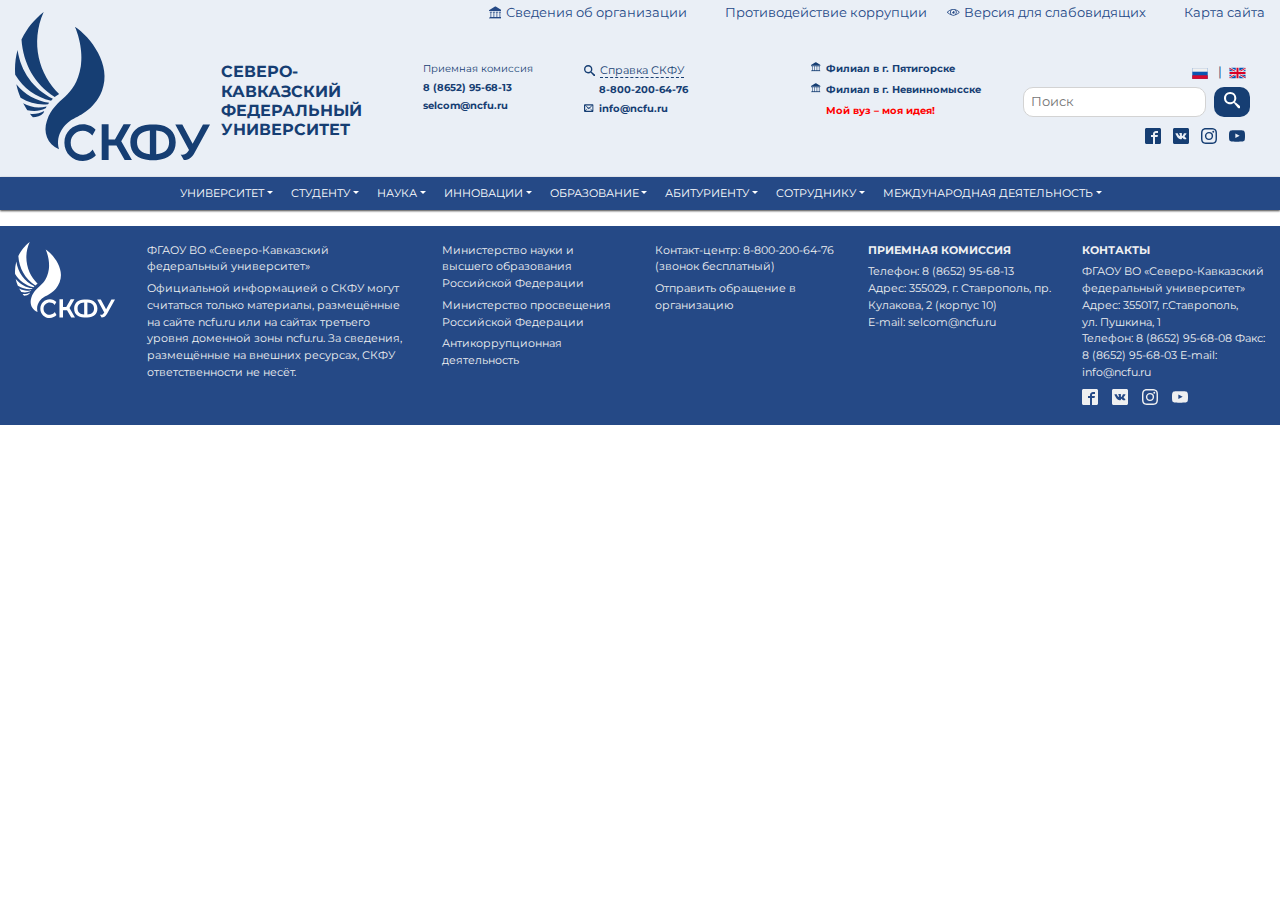
<file: job.html>
<!doctype html>
<html lang="ru">

<head>
  <meta charset="utf-8">
  <meta name="viewport" content="width=device-width, initial-scale=1, shrink-to-fit=no">
  <link rel="preconnect" href="https://fonts.gstatic.com">
  <link href="https://fonts.googleapis.com/css2?family=Montserrat:ital,wght@0,400;0,500;0,700;1,400&display=swap" rel="stylesheet">
  <link href="css/spinner/react-spinner-loader.css" rel="stylesheet"/>
  <link href="css/other.css" rel="stylesheet" type="text/css">


  <title>СКФУ</title>
</head>

<body class="vertical-block">

<header>

  <div class="top">

    <div class="top__container">
      <div class="sv_settings text-center" id="sv_settings">
        <span>Размер шрифта
            <span class="fs-outer">
                <button class="btn btn-default fs-n" id="fs-n">А</button>
                <button class="btn btn-default fs-m" id="fs-m">А</button>
                <button class="btn btn-default fs-l" id="fs-l">А</button>
            </span>
        </span>

        <span class="mgl20">Цветовая схема
            <span class="cs-outer">
                <button class="btn btn-default cs-bw" id="cs-bw">А</button>
                <button class="btn btn-default cs-wb" id="cs-wb">А</button>
                <button class="btn btn-default cs-bb" id="cs-bb">А</button>
                <button class="btn btn-default cs-gb" id="cs-gb">А</button>
                <button class="btn btn-default cs-yg" id="cs-yg">А</button>
            </span>
        </span>

        <span class="mgl20">Изображения
            <span class="img-outer">
                <button class="btn btn-default" id="img-onoff"><span class="glyphicon glyphicon-picture"></span><span id="img-onoff-text"> Отключить</span></button>
            </span>
        </span>
      </div>

      <a class="link top__link" href="#"><svg class="icon"><use xlink:href="img/svg-sprite.svg#icon-library"></use></svg>Сведения об организации</a>
      <a class="link top__link" href="http://www.ncfu.ru/university/antikorrupcionnaya-deyatelnost/"><svg class="icon"><use xlink:href="img/svg-sprite.svg#icon-warning"></use></svg>Противодействие коррупции</a>
      <a id="sv_on" class="link top__link" href="#"><svg class="icon"><use xlink:href="img/svg-sprite.svg#icon-eye"></use></svg>Версия для слабовидящих</a>
      <a class="link top__link" href="site-map"><svg class="icon"><use xlink:href="img/svg-sprite.svg#icon-tree"></use></svg>Карта сайта</a>
    </div>
  </div>

  <div class="header">
    <div class="header__container">
      <div class="header__wrapper">
        <div class="header__title">
          <div class="header__title-wrapper">
            <a class="header__logo" href="/">
              <img src="img/logo-new.svg" alt="Северо-Кавказский федеральный университет">
            </a>

            <h1 class="header__site-name">Северо-Кавказский <br> федеральный университет</h1>
          </div>


        </div>
        <div class="header__contact">

          <div class="header__kom">
            <p>Приемная комиссия</p>
            <p><a href="tel:+78652956813">8&nbsp;(8652)&nbsp;95&#8209;68&#8209;13</a>
                        <p><a href="mailto:selcom@ncfu.ru">selcom@ncfu.ru</a></p>
          </div>

          <div class="header__info">
            <div class="header__info-wrapper">
              <p><a class="link" href="http://spravka.ncfu.ru"><svg class="icon"><use xlink:href="img/svg-sprite.svg#icon-search"></use></svg><span>Справка СКФУ</span></a></p>
              <p><a href="tel:+78002006476"><svg class="icon"><use xlink:href="img/svg-sprite.svg#icon-mobile"></use></svg>8-800-200-64-76</a></p>
              <p><a href="mailto:info@ncfu.ru"><svg class="icon"><use xlink:href="img/svg-sprite.svg#icon-envelop"></use></svg>info@ncfu.ru</a></p>
            </div>

          </div>

          <div class="header__address">
            <p><a href="http://www.ncfu.ru/university/institutes/institut-servisa-turizma-i-dizayna-filial-skfu-v-g-pyatigorske/"><svg class="icon"><use xlink:href="img/svg-sprite.svg#icon-library"></use></svg>Филиал в г.&nbsp;Пятигорске</a></p>
            <p><a href="http://www.ncfu.ru/university/institutes/filial-v-g-nevinnomysske/"><svg class="icon"><use xlink:href="img/svg-sprite.svg#icon-library"></use></svg>Филиал&nbsp;в&nbsp;г.&nbsp;Невинномысске</a></p>
            <p class="header__idea"><a href="#"><svg class="icon"><use xlink:href="img/svg-sprite.svg#icon-light-bulb"></use></svg>Мой вуз – моя идея!</a></p>
          </div>

          <div class="header__search">
            <div class="header__lang">
              <a href="#"><img width="30" height="19" src="img/russia.svg"></a> | <a href="#"><img width="25" height="16" src="img/uk.svg"></a>
            </div>
            <div class="header__search-wrapper">
              <form class="header__search-from">
                <input name="q" type="search" placeholder="Поиск" aria-label="Поиск">
                <button><svg class="icon icon--no-margin"><use xlink:href="img/svg-sprite.svg#icon-search"></use></svg></button>
              </form>
              <div class="social">
                <a href="https://t.me/ncfulife">
                  <svg class="icon"><use xlink:href="img/svg-sprite.svg#icon-telegram"></use></svg>
                </a>
                <a href="http://www.facebook.com/northcfu">
                  <svg class="icon"><use xlink:href="img/svg-sprite.svg#icon-facebook2"></use></svg>
                </a>
                <a href="https://vk.com/ncfu_main">
                  <svg class="icon"><use xlink:href="img/svg-sprite.svg#icon-vk"></use></svg>
                </a>
                <a href="https://www.instagram.com/ncfu_official/">
                  <svg class="icon"><use xlink:href="img/svg-sprite.svg#icon-instagram"></use></svg>
                </a>
                <a href="http://www.youtube.com/channel/UCPW57m5f6gQGBgO7a9Gpt1w">
                  <svg class="icon"><use xlink:href="img/svg-sprite.svg#icon-youtube"></use></svg>
                </a>
              </div>
            </div>

          </div>
        </div>


      </div>
    </div>
  </div>
</header>
<div class="menu">
  <div class="menu__container">
    <nav class="navbar navbar-expand-md navbar-light bg-transparent btco-hover-menu" role="navigation">
      <button class="navbar-toggler" type="button" data-toggle="collapse" data-target="#header-menu" aria-controls="header-menu" aria-expanded="false">
        <svg class="icon icon--no-margin"><use xlink:href="img/svg-sprite.svg#icon-menu"></use></svg>
      </button>

      <a href="/"><img class="menu__logo" src="img/logo-new-white.svg" height="30" alt="Северо-Кавказский федеральный университет"></a>


      <div class="collapse navbar-collapse" id="header-menu" aria-expanded="true" role="navigation">
        <ul class="nav w-100 d-flex justify-content-center navbar-nav">

          <li class="nav-item dropdown menu__top-link">
            <a href="http://www.ncfu.ru/export/university/home/" class="nav-link dropdown-toggle  text-uppercase">Университет</a>
            <ul class="dropdown-menu" data-index="index1">
              <li class="nav-item">
                <a href="http://www.ncfu.ru/university/novosti/" class="nav-link  ">Новости</a>
              </li>
              <li class="nav-item">
                <a href="http://www.ncfu.ru/export/university/vizitnaya-kartochka-severo-kavkazskogo-federalnogo-universiteta/" class="nav-link  ">Визитная карточка</a>
              </li>
              <li class="nav-item">
                <a href="http://www.ncfu.ru/export/university/sostav-rektorata-severo-kavkazskogo-federalnogo-universiteta/" class="nav-link  ">Руководство</a>
              </li>
              <li class="nav-item">
                <a href="http://www.ncfu.ru/export/university/popechitelsky-sovet/" class="nav-link  ">Попечительский совет </a>
              </li>
              <li class="nav-item">
                <a href="http://www.ncfu.ru/export/university/nablyudatelnyy-sovet-skfu/" class="nav-link  ">Наблюдательный совет </a>
              </li>
              <li class="nav-item dropdown">
                <a href="http://www.ncfu.ru/university/uchenyy-sovet/" class="nav-link dropdown-toggle  ">Ученый
                  совет</a>
                <ul class="dropdown-menu">
                  <li class="nav-item">
                    <a href="http://www.ncfu.ru/university/uchenyy-sovet/zasedaniya-uchenogo-soveta/" class="nav-link  ">Заседания Ученого
                      совета</a>
                  </li>
                  <li class="nav-item">
                    <a href="http://www.ncfu.ru/export/university/uchenyy-sovet/documents/" class="nav-link  ">Документы</a>
                  </li>
                </ul>
              </li>
              <li class="nav-item">
                <a href="http://www.ncfu.ru/export/university/dokumenty/" class="nav-link  ">Документы</a>
              </li>
              <li class="nav-item dropdown">
                <a href="http://www.ncfu.ru/export/university/samoobsledovanie/" class="nav-link dropdown-toggle  ">Аккредитация</a>
                <ul class="dropdown-menu">
                  <li class="nav-item">
                    <a href="http://www.ncfu.ru/export/university/samoobsledovanie/gos_akkreditaciya/" class="nav-link  ">Государственная
                      аккредитация </a>
                  </li>
                  <li class="nav-item">
                    <a href="http://www.ncfu.ru/export/university/samoobsledovanie/prof-obschest_akkreditaciya/" class="nav-link  ">Профессионально-общественная
                      аккредитация</a>
                  </li>
                </ul>
              </li>
              <li class="nav-item">
                <a href="http://www.ncfu.ru/export/university/progr_razv/" class="nav-link  ">Программа развития
                  университета </a>
              </li>
              <li class="nav-item">
                <a href="http://www.ncfu.ru/export/university/zakupki/" class="nav-link  ">Закупки</a>
              </li>
              <li class="nav-item dropdown">
                <a href="http://www.ncfu.ru/export/university/profsouz/" class="nav-link dropdown-toggle  ">Профсоюз</a>
                <ul class="dropdown-menu">
                  <li class="nav-item">
                    <a href="http://www.ncfu.ru/export/university/profsouz/pervichnaya-profsoyuznaya-organizaciya-rabotnikov-fgaou-vpo-severo-kavkazskiy-federalnyy-universitet/" class="nav-link  ">Первичная профсоюзная
                      организация работников СКФУ</a>
                  </li>
                  <li class="nav-item dropdown">
                    <a href="http://www.ncfu.ru/export/university/profsouz/pervichnaya-profsoyuznaya-organizaciya-studentov-i-aspirantov-fgaou-vpo-skfu/" class="nav-link dropdown-toggle  ">Первичная
                      профсоюзная организация студентов и аспирантов СКФУ</a>
                    <ul class="dropdown-menu">
                      <li class="nav-item">
                        <a href="http://www.ncfu.ru/export/university/profsouz/pervichnaya-profsoyuznaya-organizaciya-studentov-i-aspirantov-fgaou-vpo-skfu/page/" class="nav-link  ">page</a>
                      </li>
                    </ul>
                  </li>
                </ul>
              </li>
              <li class="nav-item">
                <a href="http://www.ncfu.ru/export/university/endaumentfond/" class="nav-link  ">Фонд управления целевым
                  капиталом </a>
              </li>
              <li class="nav-item">
                <a href="http://www.ncfu.ru/export/university/bezopasnost/" class="nav-link  ">Безопасность
                  университета </a>
              </li>
              <li class="nav-item">
                <a href="http://www.ncfu.ru/export/university/stop_terror/" class="nav-link  ">Противодействие терроризму и
                  экстремизму </a>
              </li>
              <li class="nav-item">
                <a href="http://www.ncfu.ru/export/university/antikorrupcionnaya-deyatelnost/" class="nav-link  ">Антикоррупционная
                  деятельность</a>
              </li>
              <li class="nav-item dropdown">
                <a href="http://www.ncfu.ru/export/university/istoriya-universiteta/" class="nav-link dropdown-toggle  ">История
                  университета</a>
                <ul class="dropdown-menu">
                  <li class="nav-item">
                    <a href="http://www.ncfu.ru/export/university/istoriya-universiteta/skfu-2012-2017/" class="nav-link  "> СКФУ 2012-2017:
                      история, цифры, события, лица </a>
                  </li>
                  <li class="nav-item">
                    <a href="http://www.ncfu.ru/export/university/istoriya-universiteta/85-letie/" class="nav-link  ">85-летие СКФУ</a>
                  </li>
                  <li class="nav-item">
                    <a href="http://www.ncfu.ru/export/university/istoriya-universiteta/zaslujennye-professora/" class="nav-link  ">Заслуженные
                      профессора СКФУ</a>
                  </li>
                  <li class="nav-item">
                    <a href="http://www.ncfu.ru/export/university/istoriya-universiteta/pochetnye-doktora/" class="nav-link  ">Почетные доктора
                      СКФУ</a>
                  </li>
                  <li class="nav-item">
                    <a href="http://www.ncfu.ru/export/university/istoriya-universiteta/vypuskniki-skfu/" class="nav-link  ">Выпускники СКФУ </a>
                  </li>
                  <li class="nav-item">
                    <a href="http://www.ncfu.ru/export/university/istoriya-universiteta/kniga-pamyati/" class="nav-link  ">Книга памяти</a>
                  </li>
                  <li class="nav-item">
                    <a href="http://www.ncfu.ru/export/university/istoriya-universiteta/skfu-nagrady/" class="nav-link  ">Наши награды </a>
                  </li>
                </ul>
              </li>
              <li class="nav-item">
                <a href="http://www.ncfu.ru/university/tochka-kipeniya/" class="nav-link  ">«Точка кипения»</a>
              </li>
              <li class="nav-item">
                <a href="http://www.ncfu.ru/export/university/partnery/" class="nav-link  ">Партнёры</a>
              </li>
              <li class="nav-item">
                <a href="http://www.ncfu.ru/export/university/sveden/" class="nav-link  ">Сведения об образовательной
                  организации </a>
              </li>
              <li class="nav-item dropdown">
                <a href="http://www.ncfu.ru/university/media/" class="nav-link dropdown-toggle  ">Медиа</a>
                <ul class="dropdown-menu">
                  <li class="nav-item">
                    <a href="http://www.ncfu.ru/university/media/skfu-tv/" class="nav-link  ">СКФУ ТВ</a>
                  </li>
                  <li class="nav-item">
                    <a href="http://www.ncfu.ru/export/university/media/gimn-skfu/" class="nav-link  ">Гимн СКФУ</a>
                  </li>
                  <li class="nav-item">
                    <a href="http://www.ncfu.ru/export/university/media/informacionnyi-studencheskii-molodejnyi-jurnal-nota-bene-obrati-vnimanie/" class="nav-link  ">Информационный
                      студенческий молодежный журнал «Nota Bene! Обрати
                      внимание»</a>
                  </li>
                </ul>
              </li>
              <li class="nav-item">
                <a href="http://www.ncfu.ru/export/university/rekvizity-skfu/" class="nav-link  ">Реквизиты</a>
              </li>
              <li class="nav-item">
                <a href="http://www.ncfu.ru/export/university/dohod/" class="nav-link  ">Сведения о доходах, об
                  имуществе и обязательствах имущественного характера руководителя
                  и членов его семьи </a>
              </li>
            </ul>
          </li>
          <li class="nav-item dropdown menu__top-link">
            <a href="http://www.ncfu.ru/export/for-students/home/" class="nav-link dropdown-toggle  text-uppercase">Студенту</a>
            <ul class="dropdown-menu">
              <li class="nav-item">
                <a href="http://www.ncfu.ru/for-students/zhizn/" class="nav-link  ">Новости студенческой
                  жизни </a>
              </li>
              <li class="nav-item">
                <a href="http://www.ncfu.ru/for-students/rasp" class="nav-link  ">Расписание занятий </a>
              </li>
              <li class="nav-item">
                <a href="http://www.ncfu.ru/export/for-students/raspisanie-zvonkov/" class="nav-link  ">Расписание звонков </a>
              </li>
              <li class="nav-item">
                <a href="http://www.ncfu.ru/for-students/stipendii" class="nav-link  ">Стипендии</a>
              </li>
              <li class="nav-item">
                <a href="http://www.ncfu.ru/export/for-students/poryadok-zaseleniya/" class="nav-link  ">Общежития</a>
              </li>
              <li class="nav-item">
                <a href="http://www.ncfu.ru/export/for-students/studencheskie-obedineniya/" class="nav-link  ">Студенческие объединения </a>
              </li>
              <li class="nav-item dropdown">
                <a href="http://www.ncfu.ru/export/for-students/creat/" class="nav-link dropdown-toggle  ">Творчество и
                  досуг</a>
                <ul class="dropdown-menu">
                  <li class="nav-item dropdown">
                    <a href="http://www.ncfu.ru/export/for-students/creat/tvorcheskie-kollektivy-skfu/" class="nav-link dropdown-toggle  ">Творческие
                      коллективы СКФУ </a>
                    <ul class="dropdown-menu">
                      <li class="nav-item">
                        <a href="http://www.ncfu.ru/for-students/creat/tvorcheskie-kollektivy-skfu/muzeinyi-centr" class="nav-link  ">Музейный
                          центр</a>
                      </li>
                    </ul>
                  </li>
                  <li class="nav-item">
                    <a href="http://www.ncfu.ru/export/for-students/creat/tradicionnye-meropriyatiya/" class="nav-link  ">Традиционные
                      мероприятия </a>
                  </li>
                </ul>
              </li>
              <li class="nav-item">
                <a href="http://www.ncfu.ru/for-students/gordost/" class="nav-link  ">Гордость СКФУ</a>
              </li>
              <li class="nav-item dropdown">
                <a href="http://www.ncfu.ru/export/for-students/sport/" class="nav-link dropdown-toggle  ">Спорт</a>
                <ul class="dropdown-menu">
                  <li class="nav-item">
                    <a href="http://www.ncfu.ru/for-students/sport/sport-news/" class="nav-link  ">Новости спорта</a>
                  </li>
                  <li class="nav-item dropdown">
                    <a href="http://www.ncfu.ru/export/for-students/sport/sportivnye-sekcii/" class="nav-link dropdown-toggle  ">Спортивные
                      секции</a>
                    <ul class="dropdown-menu">
                      <li class="nav-item">
                        <a href="http://www.ncfu.ru/export/for-students/sport/sportivnye-sekcii/grafik-raboty-sportivnyh-sekcii/" class="nav-link  ">График работы
                          спортивных секций </a>
                      </li>
                    </ul>
                  </li>
                  <li class="nav-item">
                    <a href="http://www.ncfu.ru/export/for-students/sport/sportivnye-obekty-skfu/" class="nav-link  ">Спортивные
                      объекты</a>
                  </li>
                  <li class="nav-item">
                    <a href="http://www.ncfu.ru/export/for-students/sport/sportivno-ozdorovitelnyi-kompleks" class="nav-link  ">Спортивно-оздоровительный
                      комплекс</a>
                  </li>
                  <li class="nav-item">
                    <a href="http://www.ncfu.ru/export/for-students/sport/kubok-rektora-skfu/" class="nav-link  ">Кубок ректора
                      СКФУ </a>
                  </li>
                  <li class="nav-item">
                    <a href="http://www.ncfu.ru/export/for-students/sport/kubok-pervokursnika-skfu/" class="nav-link  ">Кубок первокурсника
                      СКФУ </a>
                  </li>
                </ul>
              </li>
              <li class="nav-item dropdown">
                <a href="http://www.ncfu.ru/export/for-students/kuratoru-i-staroste-dokumenty/" class="nav-link dropdown-toggle  ">Куратору и
                  старосте </a>
                <ul class="dropdown-menu">
                  <li class="nav-item">
                    <a href="http://www.ncfu.ru/export/for-students/kuratoru-i-staroste-dokumenty/documents/" class="nav-link  ">Документы</a>
                  </li>
                  <li class="nav-item">
                    <a href="http://www.ncfu.ru/export/for-students/kuratoru-i-staroste-dokumenty/spisok-kuratorov-po-institutam/" class="nav-link  ">Список кураторов по
                      институтам </a>
                  </li>
                  <li class="nav-item">
                    <a href="http://www.ncfu.ru/export/for-students/kuratoru-i-staroste-dokumenty/spisok-soveta-kuratorov-universiteta/" class="nav-link  ">Состав Совета
                      кураторов университета </a>
                  </li>
                  <li class="nav-item">
                    <a href="http://www.ncfu.ru/export/for-students/kuratoru-i-staroste-dokumenty/grafiki-provedeniya-kuratorskih-chasov/" class="nav-link  ">График проведения
                      кураторских часов </a>
                  </li>
                  <li class="nav-item">
                    <a href="http://www.ncfu.ru/export/for-students/kuratoru-i-staroste-dokumenty/grafik-posescheniya-kulturnyh-centrov-goroda/" class="nav-link  ">График посещения
                      культурных центров города </a>
                  </li>
                  <li class="nav-item">
                    <a href="http://www.ncfu.ru/export/for-students/kuratoru-i-staroste-dokumenty/kuratoru-i-staroste-meropriyatiya/" class="nav-link  ">Мероприятия</a>
                  </li>
                </ul>
              </li>
              <li class="nav-item">
                <a href="http://www.ncfu.ru/export/for-students/programma-vybory-skfu-2012/" class="nav-link  ">Совет обучающихся </a>
              </li>
              <li class="nav-item">
                <a href="http://www.ncfu.ru/export/for-students/studentu-obrazovanie/" class="nav-link  ">Образование </a>
              </li>
              <li class="nav-item">
                <a href="http://www.ncfu.ru/export/for-students/eticheskiy-kodeks-studentov-skfu/" class="nav-link  ">Этический кодекс студентов
                  СКФУ</a>
              </li>
              <li class="nav-item">
                <a href="http://www.ncfu.ru/export/for-students/pamayatka_vuch/" class="nav-link  ">Воинский учет </a>
              </li>
              <li class="nav-item">
                <a href="http://www.ncfu.ru/export/for-students/trudoustroistvo/" class="nav-link  ">Трудоустройство</a>
              </li>
              <li class="nav-item">
                <a href="http://www.ncfu.ru/export/for-students/letniy_otdyh_studentov/" class="nav-link  ">Летний отдых студентов </a>
              </li>
              <li class="nav-item">
                <a href="http://www.ncfu.ru/export/for-students/navigator-po-universitetu/" class="nav-link  ">Навигатор по
                  университету </a>
              </li>
              <li class="nav-item">
                <a href="http://www.ncfu.ru/for-students/bezopasnost-universiteta" class="nav-link  ">Безопасность
                  университета </a>
              </li>
              <li class="nav-item">
                <a href="http://www.ncfu.ru/for-students/olimpiady/" class="nav-link  ">Олимпиады</a>
              </li>
              <li class="nav-item">
                <a href="http://www.ncfu.ru/for-students/studencheskii-molodejnyi-jurnal-nota-bene-obrati-vnimanie" class="nav-link  ">Студенческий молодежный
                  журнал «Nota Bene! Обрати внимание»</a>
              </li>
            </ul>
          </li>
          <li class="nav-item dropdown menu__top-link">
            <a href="http://www.ncfu.ru/export/science/home/" class="nav-link dropdown-toggle text-uppercase ">Наука</a>
            <ul class="dropdown-menu">
              <li class="nav-item">
                <a href="http://www.ncfu.ru/science/news/" class="nav-link  ">Новости</a>
              </li>
              <li class="nav-item">
                <a href="http://www.ncfu.ru/science/ya-uchnyi/" class="nav-link  ">Я – учёный</a>
              </li>
              <li class="nav-item">
                <a href="http://www.ncfu.ru/science/Upravlenie-nauki-i-tehnologii" class="nav-link  ">Управление науки и
                  технологий</a>
              </li>
              <li class="nav-item">
                <a href="http://www.ncfu.ru/export/science/nauchnaya-infrastruktura/" class="nav-link  ">Научная инфраструктура </a>
              </li>
              <li class="nav-item">
                <a href="http://www.ncfu.ru/export/science/dissertacionnye-sovety/" class="nav-link  ">Диссертационные советы </a>
              </li>
              <li class="nav-item">
                <a href="http://www.ncfu.ru/export/science/doktorantura/" class="nav-link  ">Докторантура </a>
              </li>
              <li class="nav-item">
                <a href="http://www.ncfu.ru/science/programma-podgotovki-doktorov-nauk/" class="nav-link  ">Программа подготовки докторов
                  наук в СКФУ</a>
              </li>
              <li class="nav-item">
                <a href="http://www.ncfu.ru/export/science/gotovnost_-diplomov-kandidatov-i-doktorov-nauk/" class="nav-link  ">Готовность дипломов
                  кандидатов и докторов наук</a>
              </li>
              <li class="nav-item dropdown">
                <a href="http://www.ncfu.ru/export/science/nt-sovet/" class="nav-link dropdown-toggle  ">Научно-технический
                  совет </a>
                <ul class="dropdown-menu">
                  <li class="nav-item">
                    <a href="http://www.ncfu.ru/export/science/nt-sovet/sostav-nauchno-tehnicheskogo-soveta-skfu/" class="nav-link  ">Состав
                      научно-технического совета СКФУ </a>
                  </li>
                </ul>
              </li>
              <li class="nav-item">
                <a href="http://www.ncfu.ru/export/science/perechen-osnovnih-nachnih-napravlenii-skfu/" class="nav-link  ">Научные направления </a>
              </li>
              <li class="nav-item dropdown">
                <a href="http://www.ncfu.ru/export/science/nauchnye-izdaniya/" class="nav-link dropdown-toggle  ">Научные
                  издания </a>
                <ul class="dropdown-menu">
                  <li class="nav-item">
                    <a href="http://www.ncfu.ru/export/science/nauchnye-izdaniya/nauka-innovacii-technologii/" class="nav-link  ">Научный журнал
                      «Наука. Инновации. Технологии»</a>
                  </li>
                  <li class="nav-item">
                    <a href="http://www.ncfu.ru/export/science/nauchnye-izdaniya/nauchnyy-zhurnal-yuridicheskie-issledovaniya/" class="nav-link  ">Научный журнал
                      «Гуманитарные и юридические исследования» </a>
                  </li>
                  <li class="nav-item">
                    <a href="http://www.ncfu.ru/export/science/nauchnye-izdaniya/nauchnyy-zhurnal-vestnik-skfu/" class="nav-link  ">Научный журнал
                      «Вестник Северо-Кавказского федерального
                      университета»</a>
                  </li>
                </ul>
              </li>
              <li class="nav-item">
                <a href="http://www.ncfu.ru/export/science/scientific-events/" class="nav-link  ">Научные мероприятия </a>
              </li>
              <li class="nav-item">
                <a href="http://www.ncfu.ru/export/science/publ_msc_wos_scop/" class="nav-link  ">Публикационная
                  активность </a>
              </li>
              <li class="nav-item">
                <a href="http://www.ncfu.ru/export/science/sborniki_nkonf/" class="nav-link  ">Сборники материалов научных
                  конференций </a>
              </li>
              <li class="nav-item dropdown">
                <a href="http://www.ncfu.ru/export/science/realizaciya-nauchnyh-proektov/" class="nav-link dropdown-toggle  ">Реализация
                  научных проектов </a>
                <ul class="dropdown-menu">
                  <li class="nav-item">
                    <a href="http://www.ncfu.ru/export/science/realizaciya-nauchnyh-proektov/gi/" class="nav-link  ">ГИ</a>
                  </li>
                  <li class="nav-item">
                    <a href="http://www.ncfu.ru/export/science/realizaciya-nauchnyh-proektov/iehiu/" class="nav-link  ">ИЭиУ</a>
                  </li>
                  <li class="nav-item">
                    <a href="http://www.ncfu.ru/export/science/realizaciya-nauchnyh-proektov/iitt/" class="nav-link  ">ИИТТ</a>
                  </li>
                </ul>
              </li>
              <li class="nav-item">
                <a href="http://www.ncfu.ru/export/science/konkursy-granty/" class="nav-link  ">Конкурсы, гранты </a>
              </li>
              <li class="nav-item">
                <a href="http://www.ncfu.ru/export/science/nauchnie-shkoly-skfu/" class="nav-link  ">Научные школы </a>
              </li>
              <li class="nav-item">
                <a href="http://www.ncfu.ru/export/science/dokumenty-reglamentiruuie-nauchno-issledovatel_skuu-deyatel_nost_-v-skfu/" class="nav-link  ">Документы, регламентирующие
                  научно-исследовательскую деятельность в СКФУ</a>
              </li>
              <li class="nav-item">
                <a href="http://www.ncfu.ru/export/science/software/" class="nav-link  ">Обеспеченность программным
                  обеспечением</a>
              </li>
              <li class="nav-item dropdown">
                <a href="http://www.ncfu.ru/export/science/nir-students/" class="nav-link dropdown-toggle  ">Научно-исследовательская
                  работа студентов </a>
                <ul class="dropdown-menu">
                  <li class="nav-item">
                    <a href="http://www.ncfu.ru/export/science/nir-students/spisok-chlenov-soveta-molodyh-uchenyh-i-specialistov/" class="nav-link  ">Совет молодых ученых
                      и специалистов </a>
                  </li>
                  <li class="nav-item">
                    <a href="http://www.ncfu.ru/export/science/nir-students/nauchnie-kruzhki-skfu/" class="nav-link  ">Студенческие научные
                      объединения </a>
                  </li>
                </ul>
              </li>
              <li class="nav-item dropdown">
                <a href="http://www.ncfu.ru/export/science/elektronnye-resursy/" class="nav-link dropdown-toggle  ">Электронные
                  образовательные ресурсы </a>
                <ul class="dropdown-menu">
                  <li class="nav-item">
                    <a href="http://www.ncfu.ru/export/science/elektronnye-resursy/elektronnye-bibliotechnye-sistemy/" class="nav-link  ">Электронные
                      библиотечные системы </a>
                  </li>
                  <li class="nav-item">
                    <a href="http://www.ncfu.ru/export/science/elektronnye-resursy/rossiyskie-setevye-resursy/" class="nav-link  ">Российские сетевые
                      ресурсы </a>
                  </li>
                  <li class="nav-item">
                    <a href="http://www.ncfu.ru/export/science/elektronnye-resursy/zarubezhnye-setevye-resursy/" class="nav-link  ">Зарубежные сетевые
                      ресурсы </a>
                  </li>
                  <li class="nav-item">
                    <a href="http://www.ncfu.ru/export/science/elektronnye-resursy/issledovatelyam-i-prepodavatelyam-naukometriya/" class="nav-link  ">Исследователям и
                      преподавателям. Наукометрия </a>
                  </li>
                  <li class="nav-item">
                    <a href="http://www.ncfu.ru/science/elektronnye-resursy/antiplagiat" class="nav-link  ">Антиплагиат</a>
                  </li>
                  <li class="nav-item">
                    <a href="http://www.ncfu.ru/export/science/elektronnye-resursy/elektronnye-zhurnaly/" class="nav-link  ">Электронные
                      журналы </a>
                  </li>
                </ul>
              </li>
              <li class="nav-item">
                <a href="http://www.ncfu.ru/export/science/otchety-nid/" class="nav-link  ">Отчеты о
                  научно-исследовательской деятельности </a>
              </li>
              <li class="nav-item">
                <a href="http://www.ncfu.ru/export/science/patenty-i-svidetelstva/" class="nav-link  ">Патенты и свидетельства
                  СКФУ </a>
              </li>
              <li class="nav-item">
                <a href="http://www.ncfu.ru/export/science/eksportnyy-kontrol/" class="nav-link  ">Экспортный контроль </a>
              </li>
              <li class="nav-item">
                <a href="http://www.ncfu.ru/export/science/gos_zadanie/" class="nav-link  ">Реализация государственного
                  задания </a>
              </li>
            </ul>
          </li>
          <li class="nav-item dropdown menu__top-link">
            <a href="http://www.ncfu.ru/export/innovations/home/" class="nav-link dropdown-toggle text-uppercase ">Инновации</a>
            <ul class="dropdown-menu">
              <li class="nav-item">
                <a href="http://www.ncfu.ru/innovations/news/" class="nav-link  ">Новости</a>
              </li>
              <li class="nav-item">
                <a href="http://www.ncfu.ru/innovations/npb_innov/" class="nav-link  ">Нормативно-правовая база</a>
              </li>
              <li class="nav-item">
                <a href="http://www.ncfu.ru/innovations/innovacionnaya-infrastruktura/" class="nav-link  ">Инновационная
                  инфраструктура </a>
              </li>
              <li class="nav-item">
                <a href="http://www.ncfu.ru/innovations/malye-innovacionnye-predpriyatiya/" class="nav-link  ">Малые инновационные
                  предприятия </a>
              </li>
              <li class="nav-item">
                <a href="http://www.ncfu.ru/innovations/fin_instr/" class="nav-link  ">Поддержка инновационных
                  проектов </a>
              </li>
              <li class="nav-item">
                <a href="http://www.ncfu.ru/innovations/fvd/" class="nav-link  ">Форумно-выставочная
                  деятельность </a>
              </li>
              <li class="nav-item">
                <a href="http://www.ncfu.ru/innovations/nt_skfu/" class="nav-link  ">Наукоемкие технологии </a>
              </li>
              <li class="nav-item">
                <a href="http://www.ncfu.ru/innovations/programma-transformacii-skfu-v-universitetskiy-centr-stavropolskogo-kraya/" class="nav-link  ">Программа трансформации СКФУ
                  в университетский центр Ставропольского края </a>
              </li>
            </ul>
          </li>
          <li class="nav-item dropdown menu__top-link">
            <a href="http://www.ncfu.ru/export/education/home/" class="nav-link dropdown-toggle text-uppercase ">Образование</a>
            <ul class="dropdown-menu">
              <li class="nav-item dropdown">
                <a href="http://www.ncfu.ru/export/education/obrazovatelnye-programmy/" class="nav-link dropdown-toggle  ">Образовательные
                  программы</a>
                <ul class="dropdown-menu">
                  <li class="nav-item">
                    <a href="http://www.ncfu.ru/export/education/obrazovatelnye-programmy/2019-god/" class="nav-link  ">2019 год</a>
                  </li>
                  <li class="nav-item">
                    <a href="http://www.ncfu.ru/export/education/obrazovatelnye-programmy/2018-god/" class="nav-link  ">2018 год</a>
                  </li>
                  <li class="nav-item">
                    <a href="http://www.ncfu.ru/export/education/obrazovatelnye-programmy/2017-god/" class="nav-link  ">2017 год</a>
                  </li>
                  <li class="nav-item">
                    <a href="http://www.ncfu.ru/export/education/obrazovatelnye-programmy/2016-god/" class="nav-link  ">2016 год</a>
                  </li>
                  <li class="nav-item">
                    <a href="http://www.ncfu.ru/export/education/obrazovatelnye-programmy/2015/" class="nav-link  ">2015 год</a>
                  </li>
                  <li class="nav-item">
                    <a href="http://www.ncfu.ru/export/education/obrazovatelnye-programmy/2014/" class="nav-link  ">2014 год</a>
                  </li>
                </ul>
              </li>
              <li class="nav-item dropdown">
                <a href="http://www.ncfu.ru/education/podgotovka-kadrov-vysei-kvalifikacii/" class="nav-link dropdown-toggle  ">Подготовка
                  кадров высшей квалификации</a>
                <ul class="dropdown-menu">
                  <li class="nav-item">
                    <a href="http://www.ncfu.ru/education/podgotovka-kadrov-vysei-kvalifikacii/aspirantura/" class="nav-link  ">Аспирантура</a>
                  </li>
                  <li class="nav-item">
                    <a href="http://www.ncfu.ru/education/podgotovka-kadrov-vysei-kvalifikacii/ordinatura/" class="nav-link  ">Ординатура </a>
                  </li>
                  <li class="nav-item">
                    <a href="http://www.ncfu.ru/education/podgotovka-kadrov-vysei-kvalifikacii/aksterny/" class="nav-link  ">Экстерны</a>
                  </li>
                  <li class="nav-item">
                    <a href="http://www.ncfu.ru/education/podgotovka-kadrov-vysei-kvalifikacii/prikreplenie-lic-dlya-podgotovki-dissertacii/" class="nav-link  ">Прикрепление лиц для
                      подготовки диссертации</a>
                  </li>
                </ul>
              </li>
              <li class="nav-item dropdown">
                <a href="http://www.ncfu.ru/education/dop-prof/" class="nav-link dropdown-toggle  ">Дополнительное
                  профессиональное образование</a>
                <ul class="dropdown-menu">
                  <li class="nav-item">
                    <a href="http://www.ncfu.ru/education/dop-prof/povyenie-kvalifikacii-za-schet-sredstv-zakazchikov/" class="nav-link  ">Повышение
                      квалификации за счет средств заказчиков </a>
                  </li>
                  <li class="nav-item">
                    <a href="http://www.ncfu.ru/education/dop-prof/programmy-professionalnoy-perepodgotovki/" class="nav-link  ">Программы
                      профессиональной переподготовки</a>
                  </li>
                  <li class="nav-item">
                    <a href="http://www.ncfu.ru/education/dop-prof/programmy-professionalnoy-podgotovki-dlya-studentov/" class="nav-link  ">Программы
                      профессиональной подготовки для студентов </a>
                  </li>
                  <li class="nav-item">
                    <a href="http://www.ncfu.ru/education/dop-prof/programmy-izucheniya-inostrannyh-yazykov-v-severo-kavkazskom-federalnom-universitete/" class="nav-link  ">Языковые
                      программы</a>
                  </li>
                  <li class="nav-item">
                    <a href="http://www.ncfu.ru/education/dop-prof/Kursy-podgotovki-k-sdache-OG-i-EG" class="nav-link  ">Курсы подготовки к
                      сдаче ОГЭ и ЕГЭ</a>
                  </li>
                  <li class="nav-item">
                    <a href="http://www.ncfu.ru/education/dop-prof/kursy-povysheniya-kvalifikacii-po-programme-obespechenie-ekologicheskoy-bezopasnosti-rukovoditelyami/" class="nav-link  ">Курсы повышения
                      квалификации по программе "Обеспечение экологической
                      безопасности руководителями и специалистами
                      общехозяйственных систем управления"</a>
                  </li>
                  <li class="nav-item">
                    <a href="http://www.ncfu.ru/education/dop-prof/10358-kursy-povysheniya-kvalifikacii/" class="nav-link  ">Курсы повышения
                      квалификации по программе "Основы современной
                      региональной культурной политики" </a>
                  </li>
                  <li class="nav-item">
                    <a href="http://www.ncfu.ru/education/dop-prof/aktualnye-voprosy-nalogovogo-zakonodatelstva/" class="nav-link  ">Актуальные вопросы
                      налогового законодательства </a>
                  </li>
                  <li class="nav-item">
                    <a href="http://www.ncfu.ru/education/dop-prof/pov-kvalifikacii-cifrovaya-transformaciya-anergetika-buduego/" class="nav-link  ">Программа повышения
                      квалификации «Цифровая трансформация: энергетика
                      будущего. Концепция интернета энергии (IoE)»</a>
                  </li>
                  <li class="nav-item">
                    <a href="http://www.ncfu.ru/education/dop-prof/pov-kvalifikacii-tehnologii-anergosistem-buduego-smart-grids/" class="nav-link  ">Программа повышения
                      квалификации «Технологии энергосистем будущего – Smart
                      Grids»</a>
                  </li>
                  <li class="nav-item">
                    <a href="http://www.ncfu.ru/education/dop-prof/pov-kvalifikacii-metodologiya-proektirovaniya-cifrovyh-podstancii/" class="nav-link  ">Программа повышения
                      квалификации «Методология проектирования цифровых
                      подстанций»</a>
                  </li>
                </ul>
              </li>
              <li class="nav-item">
                <a href="http://www.ncfu.ru/education/yazykovye-programmy" class="nav-link  ">Языковые программы</a>
              </li>
              <li class="nav-item">
                <a href="http://www.ncfu.ru/education/system-education" class="nav-link  ">Система управления обучением
                  СКФУ</a>
              </li>
              <li class="nav-item">
                <a href="http://www.ncfu.ru/education/software" class="nav-link  ">Обеспеченность программным
                  обеспечением</a>
              </li>
              <li class="nav-item">
                <a href="http://www.ncfu.ru/education/olimpiady/" class="nav-link  ">Олимпиады в СКФУ</a>
              </li>
              <li class="nav-item">
                <a href="http://www.ncfu.ru/education/alektronnye-obrazovatel_nye-resursy" class="nav-link  ">Электронные образовательные
                  ресурсы</a>
              </li>
              <li class="nav-item">
                <a href="http://www.ncfu.ru/education/inkluzivnoe-obrazovanie-v-skfu/" class="nav-link  ">Инклюзивное образование в
                  СКФУ</a>
              </li>
              <li class="nav-item">
                <a href="http://www.ncfu.ru/education/dokumenty-reglamentiruuie-obrazovatelnuu-deyatelnost" class="nav-link  ">Документы, регламентирующие
                  образовательную деятельность</a>
              </li>
            </ul>
          </li>
          <li class="nav-item dropdown menu__top-link">
            <a href="http://www.ncfu.ru/abitur/priemnaya-kampaniya-2020/" class="nav-link dropdown-toggle  text-uppercase">Абитуриенту</a>
            <ul class="dropdown-menu">
              <li class="nav-item">
                <a href="http://www.ncfu.ru/abitur/priemnaya-kampaniya-2020/" class="nav-link  ">Приемная кампания-2020</a>
              </li>
              <li class="nav-item">
                <a href="http://www.ncfu.ru/abitur/pr-kom" class="nav-link  ">Приемная комиссия</a>
              </li>
              <li class="nav-item">
                <a href="http://www.ncfu.ru/abitur/ecampus" class="nav-link  ">Информационный стенд приемной
                  комиссии</a>
              </li>
              <li class="nav-item">
                <a href="http://www.ncfu.ru/abitur/personal_naya-stranica-abiturienta" class="nav-link  ">Персональная страница
                  абитуриента</a>
              </li>
              <li class="nav-item">
                <a href="http://www.ncfu.ru/abitur/inostrannym-abiturientam" class="nav-link  ">Иностранным абитуриентам </a>
              </li>
              <li class="nav-item">
                <a href="http://www.ncfu.ru/abitur/novosti/" class="nav-link  ">Новости</a>
              </li>
              <li class="nav-item">
                <a href="http://www.ncfu.ru/export/abitur/dod/" class="nav-link  ">Дни открытых дверей в
                  СКФУ </a>
              </li>
              <li class="nav-item dropdown">
                <a href="http://www.ncfu.ru/export/abitur/podg-k/" class="nav-link dropdown-toggle  ">Подготовительные
                  курсы </a>
                <ul class="dropdown-menu">
                  <li class="nav-item">
                    <a href="http://www.ncfu.ru/export/abitur/podg-k/podgotovka-koshlnikov-k-uchastiu-v-olimpiadah/" class="nav-link  ">Подготовка школьников
                      к участию в олимпиадах</a>
                  </li>
                  <li class="nav-item">
                    <a href="http://www.ncfu.ru/export/abitur/podg-k/podgotovitelnye-kursy/" class="nav-link  ">Курсы подготовки к
                      сдаче ОГЭ и ЕГЭ</a>
                  </li>
                  <li class="nav-item">
                    <a href="http://www.ncfu.ru/export/abitur/podg-k/kursy_tvorch_prof_napravl/" class="nav-link  ">Курсы для прохождения
                      испытаний творческой и профессиональной
                      направленности</a>
                  </li>
                  <li class="nav-item">
                    <a href="http://www.ncfu.ru/export/abitur/podg-k/organizaciya-kursov-professionalnogo-masterstva/" class="nav-link  ">Курсы
                      профессионального мастерства</a>
                  </li>
                  <li class="nav-item">
                    <a href="http://www.ncfu.ru/export/abitur/podg-k/podgotovitelnye-kursy-kafedry-dizayna/" class="nav-link  ">Подготовительные
                      курсы кафедры дизайна</a>
                  </li>
                  <li class="nav-item">
                    <a href="http://www.ncfu.ru/export/abitur/podg-k/obscheobrazovatelnye-programmy-po-fizike/" class="nav-link  ">Общеобразовательные
                      программы по физике</a>
                  </li>
                </ul>
              </li>
              <li class="nav-item dropdown">
                <a href="http://www.ncfu.ru/export/abitur/specializirovannye-shkoly/" class="nav-link dropdown-toggle  ">Специализированные
                  школы</a>
                <ul class="dropdown-menu">
                  <li class="nav-item">
                    <a href="http://www.ncfu.ru/export/abitur/specializirovannye-shkoly/unyi-pravoved/" class="nav-link  ">Юный правовед</a>
                  </li>
                  <li class="nav-item">
                    <a href="http://www.ncfu.ru/export/abitur/specializirovannye-shkoly/shkola-gramotnogo-potrebitelya/" class="nav-link  ">Школа грамотного
                      потребителя</a>
                  </li>
                </ul>
              </li>
              <li class="nav-item">
                <a href="http://www.ncfu.ru/export/abitur/letnie-osennie-zimnie-shkoly/" class="nav-link  ">Летние, осенние, зимние
                  школы</a>
              </li>
              <li class="nav-item">
                <a href="http://www.ncfu.ru/export/abitur/ekskursii-vstrechi-s-rabotodatelyami/" class="nav-link  ">Экскурсии, встречи с
                  работодателями</a>
              </li>
              <li class="nav-item">
                <a href="http://www.ncfu.ru/export/abitur/grafik-vyezdnyh-meropriyatiy/" class="nav-link  ">График выездных
                  мероприятий</a>
              </li>
              <li class="nav-item">
                <a href="http://www.ncfu.ru/export/abitur/elektivnye-kursy/" class="nav-link  ">Услуги по чтению элективные
                  курсов, вебинаров, консультаций для школьников</a>
              </li>
              <li class="nav-item dropdown">
                <a href="http://www.ncfu.ru/export/abitur/olymp-school/" class="nav-link dropdown-toggle  ">Олимпиады для
                  школьников</a>
                <ul class="dropdown-menu">
                  <li class="nav-item">
                    <a href="http://www.ncfu.ru/abitur/olymp-school/olimp_for_school/" class="nav-link  ">Новости</a>
                  </li>
                  <li class="nav-item">
                    <a href="http://www.ncfu.ru/abitur/olymp-school/grafik_olymp_school/" class="nav-link  ">График проведения
                      олимпиад школьников</a>
                  </li>
                  <li class="nav-item">
                    <a href="http://www.ncfu.ru/export/abitur/olymp-school/rossiya-v-alektronnom-mire/" class="nav-link  ">Олимпиада школьников
                      «Россия в электронном мире»</a>
                  </li>
                  <li class="nav-item">
                    <a href="http://www.ncfu.ru/abitur/olymp-school/podgotovka-shkolnikov-k-uchastiyu-v-olimpiada/" class="nav-link  ">Занятия по подготовке
                      школьников к участию в олимпиадах различного уровня</a>
                  </li>
                  <li class="nav-item">
                    <a href="http://www.ncfu.ru/abitur/olymp-school/sroki-provedeniya-regionalnogo-etapa-vserossiyskoy-olimpiady-shkolnikov-po-obscheobrazovatelnym-pred/" class="nav-link  ">Сроки проведения
                      регионального этапа всероссийской олимпиады
                      школьников</a>
                  </li>
                  <li class="nav-item">
                    <a href="http://www.ncfu.ru/abitur/olymp-school/olymp-portal" class="nav-link  ">Портал олимпиад </a>
                  </li>
                </ul>
              </li>
              <li class="nav-item">
                <a href="http://www.ncfu.ru/abitur/proforientacionnyi-navigator-dlya-detei-s-ovz" class="nav-link  ">Профориентационный навигатор
                  для детей с ОВЗ</a>
              </li>
              <li class="nav-item">
                <a href="http://www.ncfu.ru/export/abitur/proftestirovanie/" class="nav-link  ">Профтестирование</a>
              </li>
              <li class="nav-item">
                <a href="http://www.ncfu.ru/export/abitur/budu-studentom/" class="nav-link  ">Образовательное реалити-шоу
                  «Буду студентом!» </a>
              </li>
              <li class="nav-item">
                <a href="http://www.ncfu.ru/export/abitur/arhiv/" class="nav-link  ">Архив</a>
              </li>
              <li class="nav-item">
                <a href="http://www.ncfu.ru/abitur/stoimost-obucheniya" class="nav-link  ">Стоимость обучения</a>
              </li>
            </ul>
          </li>
          <li class="nav-item dropdown menu__top-link">
            <a href="http://www.ncfu.ru/export/for-employee/home/" class="nav-link dropdown-toggle  text-uppercase">Сотруднику</a>
            <ul class="dropdown-menu">
              <li class="nav-item">
                <a href="http://www.ncfu.ru/for-employee/list-of-employees/" class="nav-link  ">Личные страницы
                  сотрудников</a>
              </li>
              <li class="nav-item">
                <a href="http://www.ncfu.ru/for-employee/Podrazdeleniya" class="nav-link  ">Подразделения</a>
              </li>
              <li class="nav-item dropdown">
                <a href="http://www.ncfu.ru/for-employee/ohrana-truda_skfu/" class="nav-link dropdown-toggle  ">Охрана
                  труда </a>
                <ul class="dropdown-menu">
                  <li class="nav-item">
                    <a href="http://www.ncfu.ru/for-employee/ohrana-truda_skfu/instrukcii-po-obucheniyu/" class="nav-link  ">Инструкции по охране
                      труда </a>
                  </li>
                  <li class="nav-item">
                    <a href="http://www.ncfu.ru/for-employee/ohrana-truda_skfu/obuchenie-po-ohrane-truda/" class="nav-link  ">Обучение по охране
                      труда</a>
                  </li>
                  <li class="nav-item">
                    <a href="http://www.ncfu.ru/for-employee/ohrana-truda_skfu/svodnye-vedomosti-rezultatov-provedeniya-specialnoy-ocenki-usloviy-truda/" class="nav-link  ">Сводные ведомости
                      результатов проведения специальной оценки условий
                      труда</a>
                  </li>
                </ul>
              </li>
              <li class="nav-item">
                <a href="http://www.ncfu.ru/for-employee/polojenie-ob-oplate-truda" class="nav-link  ">Положение об оплате труда</a>
              </li>
              <li class="nav-item">
                <a href="http://www.ncfu.ru/for-employee/kol-dog" class="nav-link  ">Коллективный договор СКФУ</a>
              </li>
              <li class="nav-item">
                <a href="http://www.ncfu.ru/for-employee/forma-spiska-trudov/" class="nav-link  ">Форма списка трудов </a>
              </li>
              <li class="nav-item">
                <a href="http://www.ncfu.ru/for-employee/acts" class="nav-link  ">Локальные акты, регулирующие
                  трудовые и гражданско-правовые отношения </a>
              </li>
              <li class="nav-item dropdown">
                <a href="http://www.ncfu.ru/for-employee/zameshchenie-dolzhnostej/" class="nav-link dropdown-toggle  ">Замещение
                  должностей </a>
                <ul class="dropdown-menu">
                  <li class="nav-item">
                    <a href="http://www.ncfu.ru/for-employee/zameshchenie-dolzhnostej/obyavleniya-o-konkursah/" class="nav-link  ">Объявления о
                      конкурсах на замещение должностей</a>
                  </li>
                  <li class="nav-item">
                    <a href="http://www.ncfu.ru/for-employee/zameshchenie-dolzhnostej/rezultaty-konkursa/" class="nav-link  ">Результаты конкурса
                      на замещение должностей </a>
                  </li>
                </ul>
              </li>
            </ul>
          </li>
          <li class="nav-item dropdown menu__top-link">
            <a href="http://www.ncfu.ru/export/international-activity/home/" class="nav-link dropdown-toggle text-uppercase ">Международная
              деятельность</a>
            <ul class="dropdown-menu">
              <li class="nav-item">
                <a href="http://www.ncfu.ru/international-activity/international-news/" class="nav-link  ">Новости</a>
              </li>
              <li class="nav-item">
                <a href="http://www.ncfu.ru/international-activity/upravlenie-mejdunarodnogo-sotrudnichestva" class="nav-link  ">Управление международного
                  сотрудничества</a>
              </li>
              <li class="nav-item dropdown">
                <a href="http://www.ncfu.ru/export/international-activity/inostrannym-studentam/" class="nav-link dropdown-toggle  ">Иностранным
                  студентам </a>
                <ul class="dropdown-menu">
                  <li class="nav-item">
                    <a href="http://www.ncfu.ru/export/international-activity/inostrannym-studentam/postuplenie-v-skfu-inostrannyh-grajdan/" class="nav-link  ">Поступление в СКФУ
                      иностранных граждан</a>
                  </li>
                  <li class="nav-item">
                    <a href="http://www.ncfu.ru/export/international-activity/inostrannym-studentam/v-pomo_-inostrannomu-studentu/" class="nav-link  ">В помощь иностранному
                      студенту</a>
                  </li>
                </ul>
              </li>
              <li class="nav-item">
                <a href="http://www.ncfu.ru/international-activity/mezhdunarodnye-partnery/" class="nav-link  ">Международные партнеры </a>
              </li>
              <li class="nav-item dropdown">
                <a href="http://www.ncfu.ru/international-activity/acc/" class="nav-link dropdown-toggle  ">Академическая
                  мобильность</a>
                <ul class="dropdown-menu">
                  <li class="nav-item">
                    <a href="http://www.ncfu.ru/international-activity/acc/2018/" class="nav-link  ">Академическая
                      мобильность-2018</a>
                  </li>
                  <li class="nav-item">
                    <a href="http://www.ncfu.ru/international-activity/acc/akademicheskaya-mobilnost-cifry-i-fakty/" class="nav-link  "> Цифры и факты </a>
                  </li>
                  <li class="nav-item">
                    <a href="http://www.ncfu.ru/international-activity/acc/story/" class="nav-link  ">Истории студентов и
                      преподавателей </a>
                  </li>
                  <li class="nav-item">
                    <a href="http://www.ncfu.ru/international-activity/acc/inostrannye-prepodavateli-i-eksperty-v-skfu/" class="nav-link  ">Иностранные
                      преподаватели и эксперты в СКФУ</a>
                  </li>
                </ul>
              </li>
              <li class="nav-item">
                <a href="http://www.ncfu.ru/international-activity/stipendii-konkursy-granty/" class="nav-link  ">Стипендии, конкурсы,
                  гранты</a>
              </li>
              <li class="nav-item">
                <a href="http://www.ncfu.ru/international-activity/inostrannye-prepodavateli/" class="nav-link  ">Иностранные преподаватели</a>
              </li>
              <li class="nav-item">
                <a href="http://www.ncfu.ru/international-activity/uchastie-skfu-v-mezhdunarodnyh-programmah-i-proektah/" class="nav-link  ">Участие в международных
                  проектах</a>
              </li>
            </ul>
          </li>
        </ul>
      </div>

    </nav>
  </div>
</div>

<main class="content">

  <section class="site-section">
    <div id="root"></div>
  </section>


</main>

<footer class="footer">
  <div class="footer__container">
    <div class="footer__wrapper">
      <div class="footer__col1">
        <div class="footer__col1-wrapper">
          <div class="footer__logo-container">
            <img class="footer__logo" src="img/logo-new-white.svg">
          </div>

          <div class="footer__name-container">
            <p>ФГАОУ ВО «Северо-Кавказский федеральный университет»</p>
            <p>Официальной информацией о СКФУ могут считаться только материалы, размещённые на сайте ncfu.ru или на сайтах третьего уровня доменной зоны ncfu.ru. За сведения, размещённые на внешних ресурсах, СКФУ ответственности не несёт.</p>
          </div>
        </div>
      </div>
      <div class="footer__col2">
        <p><a href="#">Министерство науки и высшего образования Российской Федерации</a></p>
        <p><a href="#">Министерство просвещения Российской Федерации</a></p>
        <p><a href="#">Антикоррупционная деятельность</a></p>
      </div>
      <div class="footer__col3">
        <p>Контакт-центр: 8-800-200-64-76<br>
          (звонок бесплатный)</p>
        <p><a href="#">Отправить обращение в организацию</a></p>
      </div>
      <div class="footer__col4">
        <p class="footer__title">Приемная комиссия</p>
        <p>Телефон: 8 (8652) 95-68-13<br>
          Адрес: 355029, г.&nbsp;Ставрополь, пр. Кулакова, 2 (корпус 10)<br>
          E-mail: <a href="mailto:selcom@ncfu.ru">selcom@ncfu.ru</a></p>
      </div>
      <div class="footer__col5">
        <p class="footer__title">Контакты</p>
        <p>ФГАОУ ВО «Северо-Кавказский федеральный университет»<br>
          Адрес: 355017, г.Ставрополь, ул.&nbsp;Пушкина, 1<br>
          Телефон: 8 (8652) 95-68-08
          Факс: 8 (8652) 95-68-03
          E-mail: <a href="mailto:info@ncfu.ru">info@ncfu.ru</a>
        </p>
        <div class="social social--footer">
          <a href="http://www.facebook.com/northcfu">
            <svg class="icon"><use xlink:href="img/svg-sprite.svg#icon-facebook2"></use></svg>
          </a>
          <a href="https://vk.com/ncfu_main">
            <svg class="icon"><use xlink:href="img/svg-sprite.svg#icon-vk"></use></svg>
          </a>
          <a href="https://www.instagram.com/ncfu_official/">
            <svg class="icon"><use xlink:href="img/svg-sprite.svg#icon-instagram"></use></svg>
          </a>
          <a href="http://www.youtube.com/channel/UCPW57m5f6gQGBgO7a9Gpt1w">
            <svg class="icon"><use xlink:href="img/svg-sprite.svg#icon-youtube"></use></svg>
          </a>
        </div>
      </div>
    </div>
  </div>

</footer>

<script src="/js/single/job.js"></script>

</body>
</html>
</file>
<file: css/spinner/react-spinner-loader.css>
@import"./CradleLoader.css";
@import"./Plane.css";
@import"./Triangle.css";
</file>
